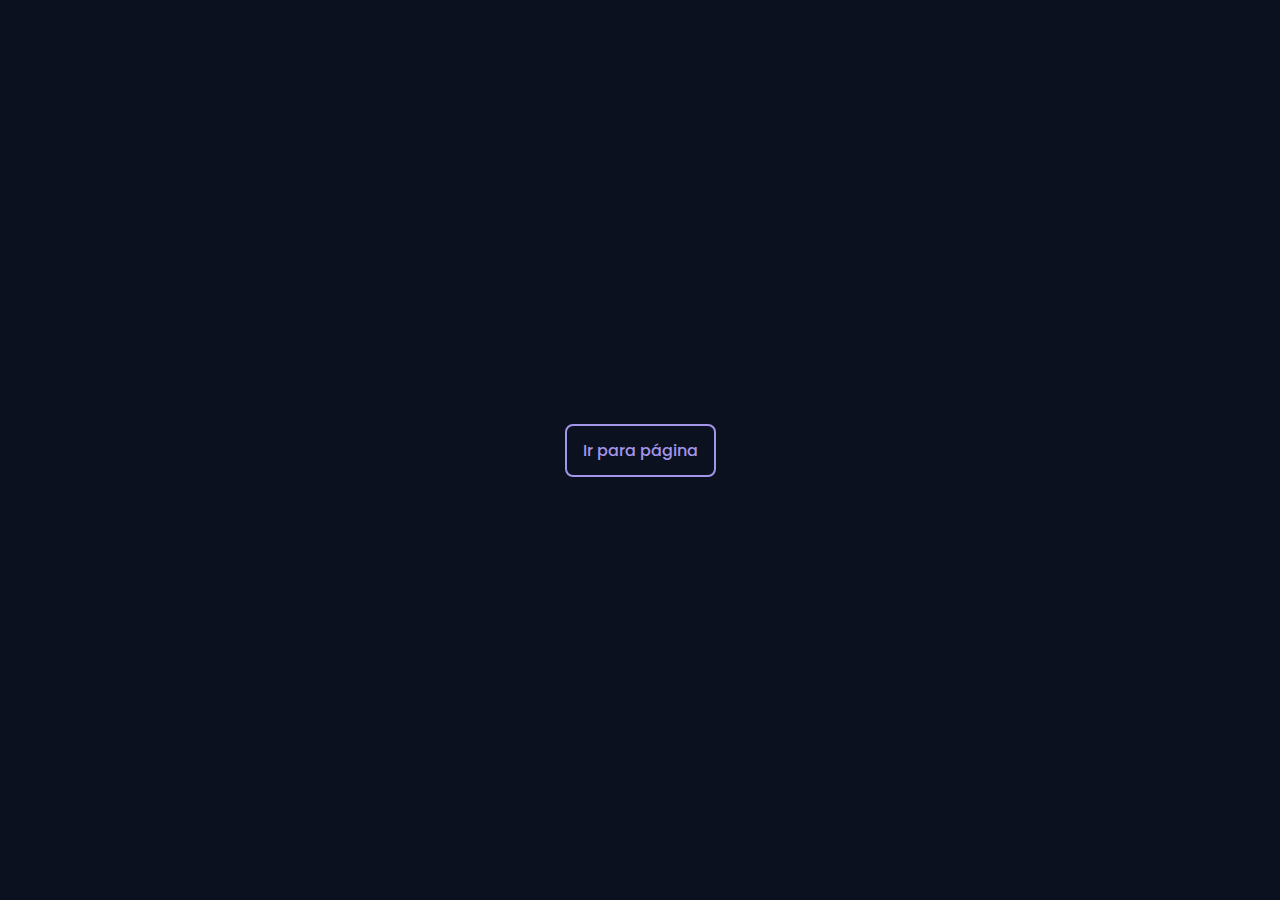
<file: index.html>
<!DOCTYPE html>
<html lang="en">

<head>
    <meta charset="UTF-8">
    <meta name="viewport" content="width=device-width, initial-scale=1.0">

    <!--=============== FAVICON ===============-->
    <link rel="shortcut icon" href="" type="image/x-icon">

    <!--=============== BOXICONS ===============-->
    <link href='https://unpkg.com/boxicons@2.1.4/css/boxicons.min.css' rel='stylesheet'>

    <!--=============== SWIPER CSS ===============-->
    <link rel="stylesheet" href="">

    <!--=============== CSS ===============-->
    <link rel="stylesheet" href="sytle.css">

    <title> Alvaro S. Salvino </title>
</head>

<body>
    <!--=============== HEADER ===============-->


    <!--=============== MAIN ===============-->
    <main class="main">
        <!--=============== HOME ===============-->

            <div class="home__buttons">
                <a href="https://perfil-alpha.vercel.app" class="button button--ghost">
                    Ir para página
                </a>
            </div>


    <!--=============== FOOTER ===============-->
    <footer class="footer">

    </footer>

    <!--=============== SCROLLREVEAL ===============-->
    <script src=""></script>

    <!--=============== SWIPER JS ===============-->
    <script src=""></script>

    <!--=============== MIXITUP FILTER ===============-->
    <script src=""></script>

    <!--=============== MAIN JS ===============-->
</body>

</html>
</file>
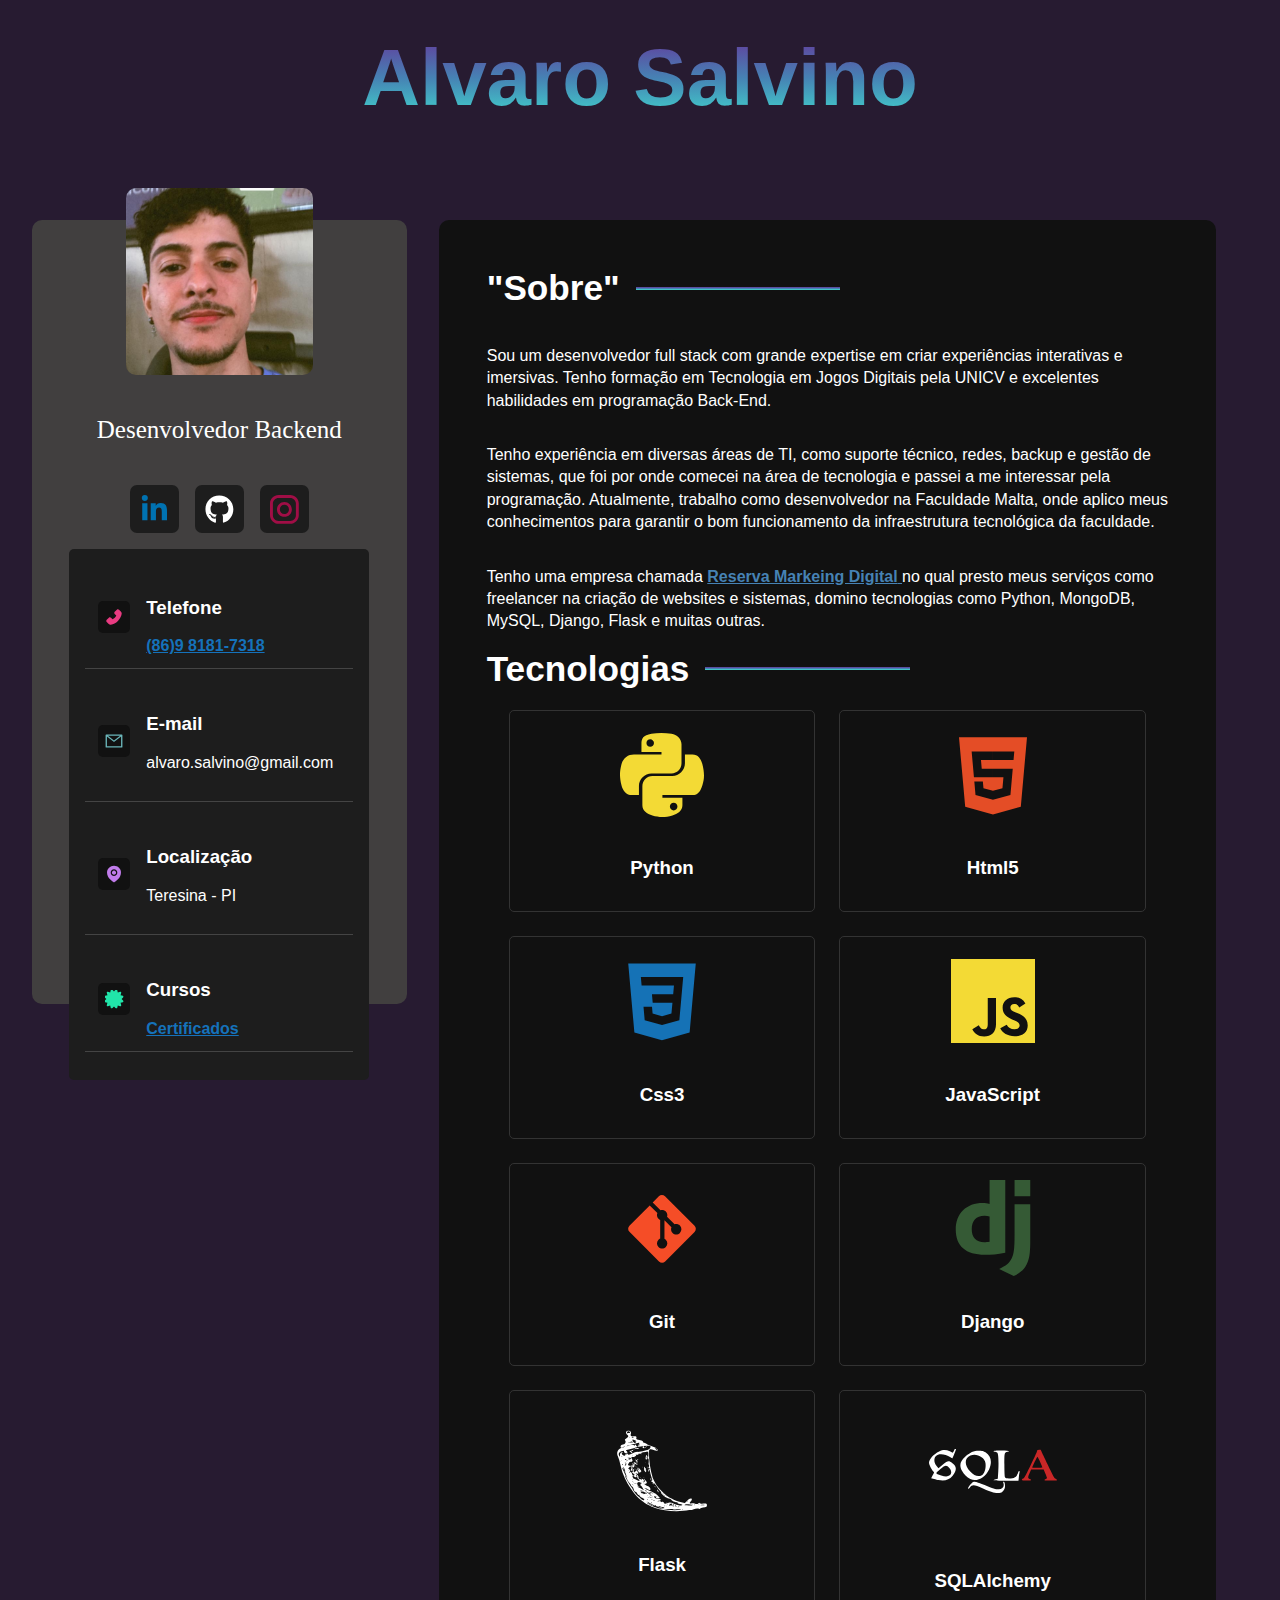
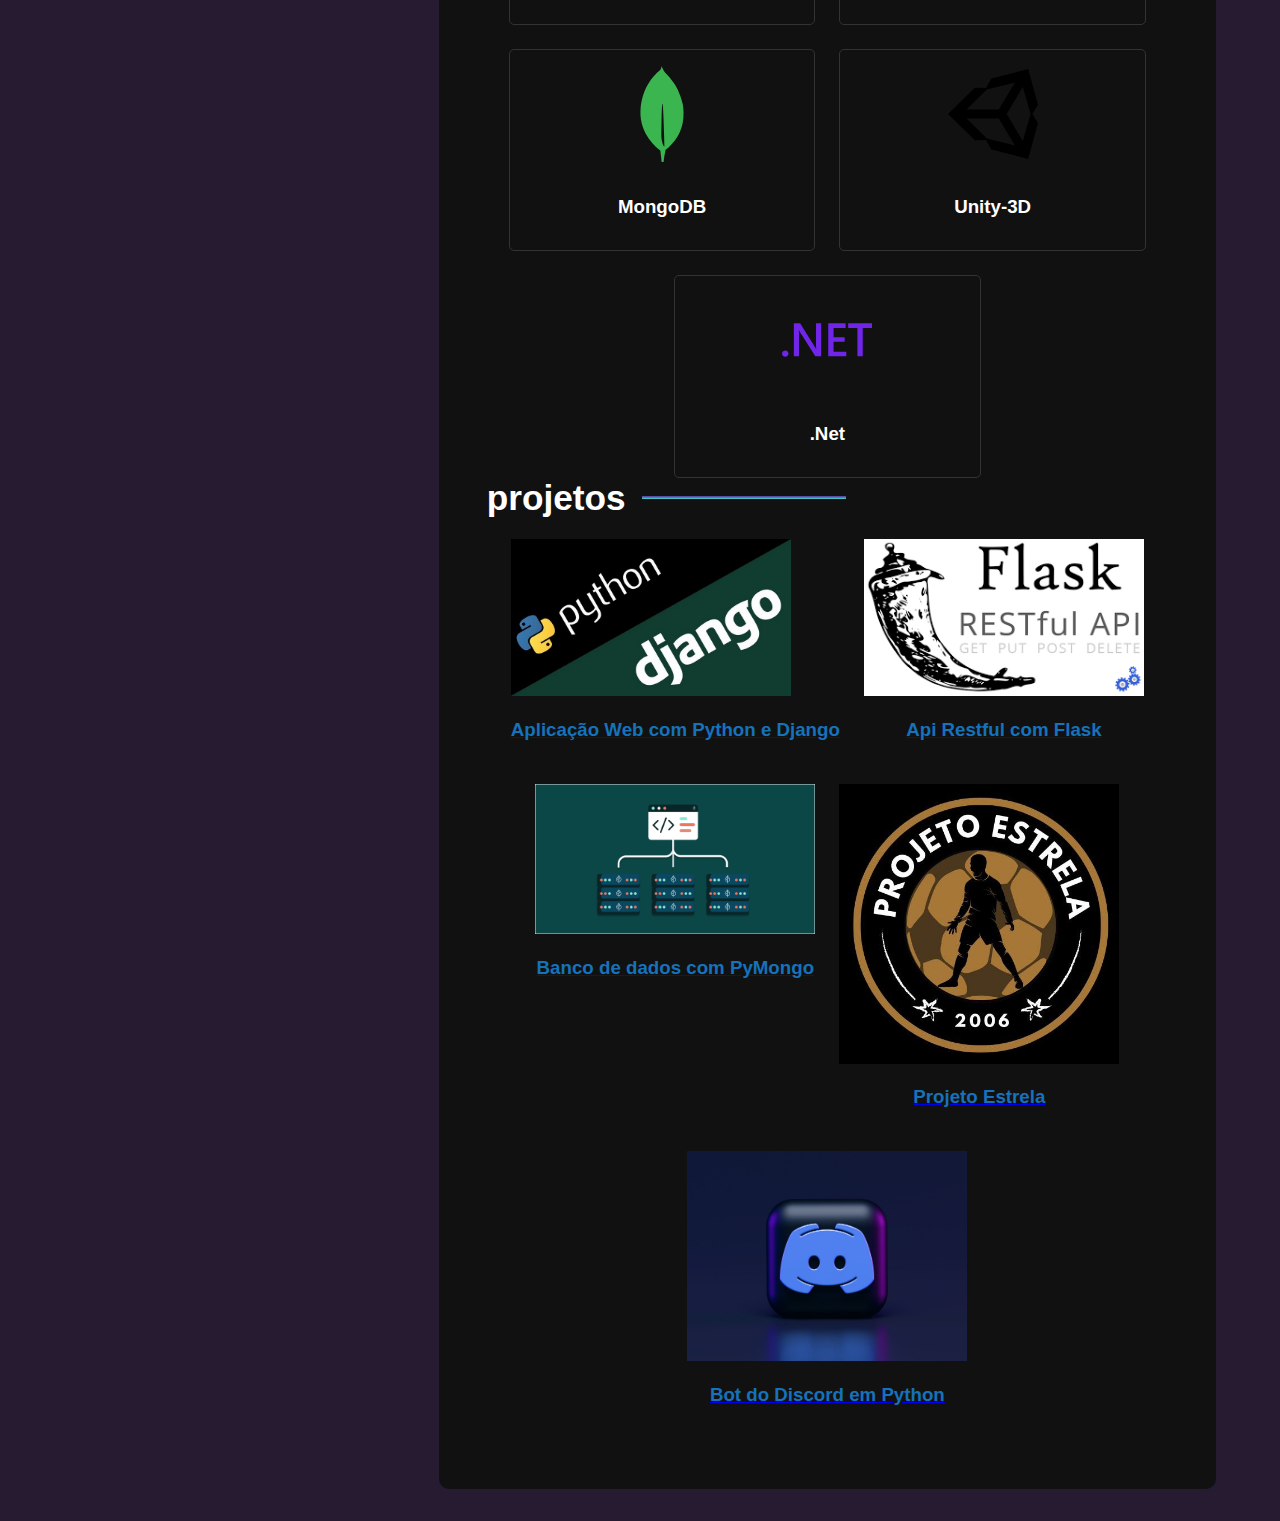
<file: indesx.html>
<!DOCTYPE html>
<html lang="pt-br">

<head>
    <meta charset="UTF-8">
    <meta name="viewport" content="width=device-width, initial-scale=1.0">
    <title>Portifólio Alvaro Salvino</title>
    <link rel="stylesheet" href="style.css">
</head>

<body>
    <div id="root">
        <div id="portifolio">
            <h1>Alvaro Salvino</h1>
            <aside id="sidebar">
                <div class="nomeCargo">
                    <img src="assets/AlvaroSalvino.png" alt="Alvaro Salvino">
                    <p>Desenvolvedor Backend</p>
                </div>
                <section id="socialNetwork">
                    <a href="https://www.linkedin.com/in/alvaro-salvino/" class="social-btn" target="_blank">
                        <svg stroke="currentColor" fill="currentColor" stroke-width="0" viewBox="0 0 448 512"
                            height="1.8em" width="1.8em" xmlns="http://www.w3.org/2000/svg">
                            <path
                                d="M100.28 448H7.4V148.9h92.88zM53.79 108.1C24.09 108.1 0 83.5 0 53.8a53.79 53.79 0 0 1 107.58 0c0 29.7-24.1 54.3-53.79 54.3zM447.9 448h-92.68V302.4c0-34.7-.7-79.2-48.29-79.2-48.29 0-55.69 37.7-55.69 76.7V448h-92.78V148.9h89.08v40.8h1.3c12.4-23.5 42.69-48.3 87.88-48.3 94 0 111.28 61.9 111.28 142.3V448z">
                            </path>
                        </svg>
                    </a>
                    <a href="https://github.com/AlvaroSalvino" class="social-btn" target="_blank">
                        <svg stroke="currentColor" fill="currentColor" stroke-width="0" viewBox="0 0 496 512"
                            style="color: #ffffff" height="1.8em" width="1.8em" xmlns="http://www.w3.org/2000/svg">
                            <path
                                d="M165.9 397.4c0 2-2.3 3.6-5.2 3.6-3.3.3-5.6-1.3-5.6-3.6 0-2 2.3-3.6 5.2-3.6 3-.3 5.6 1.3 5.6 3.6zm-31.1-4.5c-.7 2 1.3 4.3 4.3 4.9 2.6 1 5.6 0 6.2-2s-1.3-4.3-4.3-5.2c-2.6-.7-5.5.3-6.2 2.3zm44.2-1.7c-2.9.7-4.9 2.6-4.6 4.9.3 2 2.9 3.3 5.9 2.6 2.9-.7 4.9-2.6 4.6-4.6-.3-1.9-3-3.2-5.9-2.9zM244.8 8C106.1 8 0 113.3 0 252c0 110.9 69.8 205.8 169.5 239.2 12.8 2.3 17.3-5.6 17.3-12.1 0-6.2-.3-40.4-.3-61.4 0 0-70 15-84.7-29.8 0 0-11.4-29.1-27.8-36.6 0 0-22.9-15.7 1.6-15.4 0 0 24.9 2 38.6 25.8 21.9 38.6 58.6 27.5 72.9 20.9 2.3-16 8.8-27.1 16-33.7-55.9-6.2-112.3-14.3-112.3-110.5 0-27.5 7.6-41.3 23.6-58.9-2.6-6.5-11.1-33.3 2.6-67.9 20.9-6.5 69 27 69 27 20-5.6 41.5-8.5 62.8-8.5s42.8 2.9 62.8 8.5c0 0 48.1-33.6 69-27 13.7 34.7 5.2 61.4 2.6 67.9 16 17.7 25.8 31.5 25.8 58.9 0 96.5-58.9 104.2-114.8 110.5 9.2 7.9 17 22.9 17 46.4 0 33.7-.3 75.4-.3 83.6 0 6.5 4.6 14.4 17.3 12.1C428.2 457.8 496 362.9 496 252 496 113.3 383.5 8 244.8 8zM97.2 352.9c-1.3 1-1 3.3.7 5.2 1.6 1.6 3.9 2.3 5.2 1 1.3-1 1-3.3-.7-5.2-1.6-1.6-3.9-2.3-5.2-1zm-10.8-8.1c-.7 1.3.3 2.9 2.3 3.9 1.6 1 3.6.7 4.3-.7.7-1.3-.3-2.9-2.3-3.9-2-.6-3.6-.3-4.3.7zm32.4 35.6c-1.6 1.3-1 4.3 1.3 6.2 2.3 2.3 5.2 2.6 6.5 1 1.3-1.3.7-4.3-1.3-6.2-2.2-2.3-5.2-2.6-6.5-1zm-11.4-14.7c-1.6 1-1.6 3.6 0 5.9 1.6 2.3 4.3 3.3 5.6 2.3 1.6-1.3 1.6-3.9 0-6.2-1.4-2.3-4-3.3-5.6-2z">
                            </path>
                        </svg>
                    </a>
                    <a href="https://www.instagram.com/impensad.o" class="social-btn" target="_blank">
                        <svg xmlns="http://www.w3.org/2000/svg" height="1.8em" width="1.8em" viewBox="0 0 551.034 551.034" style="enable-background:new 0 0 000.000 000.000; fill: currentColor; color: #a00e46" xml:space="preserve">
                            <path
                                d="M386.878,0H164.156C73.64,0,0,73.64,0,164.156v222.722 c0,90.516,73.64,164.156,164.156,164.156h222.722c90.516,0,164.156-73.64,164.156-164.156V164.156 C551.033,73.64,477.393,0,386.878,0z M495.6,386.878c0,60.045-48.677,108.722-108.722,108.722H164.156 c-60.045,0-108.722-48.677-108.722-108.722V164.156c0-60.046,48.677-108.722,108.722-108.722h222.722 c60.045,0,108.722,48.676,108.722,108.722L495.6,386.878L495.6,386.878z" />
                            <path
                                d="M275.517,133C196.933,133,133,196.933,133,275.516 s63.933,142.517,142.517,142.517S418.034,354.1,418.034,275.516S354.101,133,275.517,133z M275.517,362.6 c-48.095,0-87.083-38.988-87.083-87.083s38.989-87.083,87.083-87.083c48.095,0,87.083,38.988,87.083,87.083 C362.6,323.611,323.611,362.6,275.517,362.6z" />
                        </svg>
                    </a>
                </section>
                <section id="infoContainer">
                    <div class="infoCard">
                        <svg stroke="currentColor" fill="currentColor" stroke-width="0" viewBox="0 0 1024 1024"
                            id="phoneIcon" height="1em" width="1em" xmlns="http://www.w3.org/2000/svg">
                            <path
                                d="M885.6 230.2L779.1 123.8a80.83 80.83 0 0 0-57.3-23.8c-21.7 0-42.1 8.5-57.4 23.8L549.8 238.4a80.83 80.83 0 0 0-23.8 57.3c0 21.7 8.5 42.1 23.8 57.4l83.8 83.8A393.82 393.82 0 0 1 553.1 553 395.34 395.34 0 0 1 437 633.8L353.2 550a80.83 80.83 0 0 0-57.3-23.8c-21.7 0-42.1 8.5-57.4 23.8L123.8 664.5a80.89 80.89 0 0 0-23.8 57.4c0 21.7 8.5 42.1 23.8 57.4l106.3 106.3c24.4 24.5 58.1 38.4 92.7 38.4 7.3 0 14.3-.6 21.2-1.8 134.8-22.2 268.5-93.9 376.4-201.7C828.2 612.8 899.8 479.2 922.3 344c6.8-41.3-6.9-83.8-36.7-113.8z">
                            </path>
                        </svg>
                        <div>
                            <h3>Telefone</h3>
                            <a href="https://wa.me/55981817318" target="_blank">(86)9 8181-7318</a>
                        </div>
                    </div>
                    <div class="infoCard">
                        <svg stroke="currentColor" fill="currentColor" stroke-width="0" viewBox="0 0 1024 1024"
                            id="emailIcon" height="1em" width="1em" xmlns="http://www.w3.org/2000/svg">
                            <path
                                d="M928 160H96c-17.7 0-32 14.3-32 32v640c0 17.7 14.3 32 32 32h832c17.7 0 32-14.3 32-32V192c0-17.7-14.3-32-32-32zm-40 110.8V792H136V270.8l-27.6-21.5 39.3-50.5 42.8 33.3h643.1l42.8-33.3 39.3 50.5-27.7 21.5zM833.6 232L512 482 190.4 232l-42.8-33.3-39.3 50.5 27.6 21.5 341.6 265.6a55.99 55.99 0 0 0 68.7 0L888 270.8l27.6-21.5-39.3-50.5-42.7 33.2z">
                            </path>
                        </svg>
                        <div>
                            <h3>E-mail</h3>
                            <p>alvaro.salvino@gmail.com</p>
                        </div>
                    </div>
                    <div class="infoCard">
                        <svg stroke="currentColor" fill="currentColor" stroke-width="0" viewBox="0 0 1024 1024"
                            id="pinIcon" height="1em" width="1em" xmlns="http://www.w3.org/2000/svg">
                            <path
                                d="M512 327c-29.9 0-58 11.6-79.2 32.8A111.6 111.6 0 0 0 400 439c0 29.9 11.7 58 32.8 79.2A111.6 111.6 0 0 0 512 551c29.9 0 58-11.7 79.2-32.8C612.4 497 624 468.9 624 439c0-29.9-11.6-58-32.8-79.2S541.9 327 512 327zm342.6-37.9a362.49 362.49 0 0 0-79.9-115.7 370.83 370.83 0 0 0-118.2-77.8C610.7 76.6 562.1 67 512 67c-50.1 0-98.7 9.6-144.5 28.5-44.3 18.3-84 44.5-118.2 77.8A363.6 363.6 0 0 0 169.4 289c-19.5 45-29.4 92.8-29.4 142 0 70.6 16.9 140.9 50.1 208.7 26.7 54.5 64 107.6 111 158.1 80.3 86.2 164.5 138.9 188.4 153a43.9 43.9 0 0 0 22.4 6.1c7.8 0 15.5-2 22.4-6.1 23.9-14.1 108.1-66.8 188.4-153 47-50.4 84.3-103.6 111-158.1C867.1 572 884 501.8 884 431.1c0-49.2-9.9-97-29.4-142zM512 615c-97.2 0-176-78.8-176-176s78.8-176 176-176 176 78.8 176 176-78.8 176-176 176z">
                            </path>
                        </svg>
                        <div>
                            <h3>Localização</h3>
                            <p>Teresina - PI</p>
                        </div>
                    </div>
                    <div class="infoCard">
                        <svg style="color: rgb(33, 228, 169);" xmlns="http://www.w3.org/2000/svg" viewBox="0 0 512 512">
                            <path
                                d="M256 53.46L300.1 7.261C307 1.034 315.1-1.431 324.4 .8185C332.8 3.068 339.3 9.679 341.4 18.1L357.3 80.6L419.3 63.07C427.7 60.71 436.7 63.05 442.8 69.19C448.1 75.34 451.3 84.33 448.9 92.69L431.4 154.7L493.9 170.6C502.3 172.7 508.9 179.2 511.2 187.6C513.4 196 510.1 204.1 504.7 211L458.5 256L504.7 300.1C510.1 307 513.4 315.1 511.2 324.4C508.9 332.8 502.3 339.3 493.9 341.4L431.4 357.3L448.9 419.3C451.3 427.7 448.1 436.7 442.8 442.8C436.7 448.1 427.7 451.3 419.3 448.9L357.3 431.4L341.4 493.9C339.3 502.3 332.8 508.9 324.4 511.2C315.1 513.4 307 510.1 300.1 504.7L256 458.5L211 504.7C204.1 510.1 196 513.4 187.6 511.2C179.2 508.9 172.7 502.3 170.6 493.9L154.7 431.4L92.69 448.9C84.33 451.3 75.34 448.1 69.19 442.8C63.05 436.7 60.71 427.7 63.07 419.3L80.6 357.3L18.1 341.4C9.679 339.3 3.068 332.8 .8186 324.4C-1.431 315.1 1.034 307 7.261 300.1L53.46 256L7.261 211C1.034 204.1-1.431 196 .8186 187.6C3.068 179.2 9.679 172.7 18.1 170.6L80.6 154.7L63.07 92.69C60.71 84.33 63.05 75.34 69.19 69.19C75.34 63.05 84.33 60.71 92.69 63.07L154.7 80.6L170.6 18.1C172.7 9.679 179.2 3.068 187.6 .8185C196-1.431 204.1 1.034 211 7.261L256 53.46z"
                                fill="#21e4a9"></path>
                        </svg>
                        <div>
                            <h3>Cursos</h3>
                            <a href="https://drive.google.com/drive/folders/1jpngUvEcNhfhvN8oDK88oVWM9dG2x6oB?usp=drive_link"
                                target="_blank">Certificados</a>
                        </div>
                    </div>
                </section>
                <!-- <div class="BtDownload">
                    <a href="assets/AlvaroSalvino_C.V.pdf" target="_blank" title="Download pdf"
                        class="btn-curriculo">Download Currículo</a>
                </div> -->
            </aside>
            <main id="mainContent">
                <section id="sobreContent">
                    <h2>
                        "Sobre"
                    </h2>
                    <p>Sou um desenvolvedor full stack com grande expertise em criar
                        experiências interativas e imersivas. Tenho formação em Tecnologia em Jogos Digitais pela UNICV
                        e excelentes habilidades em programação Back-End.
                    </p>
                    <p>Tenho experiência em diversas áreas de TI, como suporte técnico, redes, backup e gestão de
                        sistemas, que foi por onde comecei na área de tecnologia e passei a me interessar pela programação.
                        Atualmente, trabalho como desenvolvedor na Faculdade Malta, onde aplico meus
                        conhecimentos para garantir o bom funcionamento da infraestrutura tecnológica da faculdade.</p>
                    <p>Tenho uma empresa chamada <a href="https://www.instagram.com/reservamarketingdigital" target="_blank" style="color: steelblue;"><b>Reserva Markeing Digital</b>
                    </a> no qual presto meus serviços como freelancer na criação de websites e sistemas, domino tecnologias como Python, MongoDB,
                        MySQL, Django, Flask e muitas outras.</p>
                </section>
                <section id="tecnologiasContainer">
                    <h2>Tecnologias</h2>
                    <div class="tecnologias-grid">
                        <div class="tec-card" id="python">
                            <svg stroke="currentColor" fill="currentColor" stroke-width="0" height="1em" width="1em"
                                xmlns="http://www.w3.org/2000/svg" viewBox="0 0 448 512">
                                <path
                                    d="M439.8 200.5c-7.7-30.9-22.3-54.2-53.4-54.2h-40.1v47.4c0 36.8-31.2 67.8-66.8 67.8H172.7c-29.2 0-53.4 25-53.4 54.3v101.8c0 29 25.2 46 53.4 54.3 33.8 9.9 66.3 11.7 106.8 0 26.9-7.8 53.4-23.5 53.4-54.3v-40.7H226.2v-13.6h160.2c31.1 0 42.6-21.7 53.4-54.2 11.2-33.5 10.7-65.7 0-108.6zM286.2 404c11.1 0 20.1 9.1 20.1 20.3 0 11.3-9 20.4-20.1 20.4-11 0-20.1-9.2-20.1-20.4.1-11.3 9.1-20.3 20.1-20.3zM167.8 248.1h106.8c29.7 0 53.4-24.5 53.4-54.3V91.9c0-29-24.4-50.7-53.4-55.6-35.8-5.9-74.7-5.6-106.8.1-45.2 8-53.4 24.7-53.4 55.6v40.7h106.9v13.6h-147c-31.1 0-58.3 18.7-66.8 54.2-9.8 40.7-10.2 66.1 0 108.6 7.6 31.6 25.7 54.2 56.8 54.2H101v-48.8c0-35.3 30.5-66.4 66.8-66.4zm-6.7-142.6c-11.1 0-20.1-9.1-20.1-20.3.1-11.3 9-20.4 20.1-20.4 11 0 20.1 9.2 20.1 20.4s-9 20.3-20.1 20.3z" />
                            </svg>
                            <h3>Python</h3>
                        </div>
                        <div class="tec-card" id="html5">
                            <svg stroke="currentColor" fill="currentColor" stroke-width="0" viewBox="0 0 32 32"
                                height="1em" width="1em" xmlns="http://www.w3.org/2000/svg">
                                <path
                                    d="M4.665 3.411l2.063 23.176 9.258 2.574 9.284-2.578 2.065-23.172h-22.671zM8.951 8.911l-0.068-0.763h7.107v2.842h-4.005l0.259 2.911h3.746v2.842h-6.341l-0.698-7.833zM22.518 14.665l-0.667 7.483-0.043 0.48-5.822 1.616-5.814-1.616-0.398-4.463h2.849l0.202 2.267 3.163 0.854 3.165-0.856 0.329-3.686h-3.485v-2.842h6.587l-0.069 0.763zM23.032 8.911l-0.129 1.441-0.057 0.639h-6.846v-2.842h7.1l-0.068 0.762z">
                                </path>
                            </svg>
                            <h3>Html5</h3>
                        </div>
                        <div class="tec-card" id="css3">
                            <svg stroke="currentColor" fill="currentColor" stroke-width="0" viewBox="0 0 32 32"
                                height="1em" width="1em" xmlns="http://www.w3.org/2000/svg">
                                <path
                                    d="M16.017 21.044v0zM4.743 3.519l2.049 22.981 9.194 2.552 9.22-2.556 2.051-22.977h-22.514zM23 8.775l-0.693 7.767h-0l-0.48 5.359-0.042 0.476-5.781 1.603-5.773-1.603-0.395-4.426h2.829l0.201 2.248 3.142 0.847 0.008-0.002 0.002-0 3.134-0.846 0.329-3.655-6.579 0-0.056-0.633-0.129-1.429-0.067-0.756 7.081-0 0.258-2.886h-10.786l-0.056-0.634-0.129-1.429-0.067-0.756h14.118l-0.068 0.756z">
                                </path>
                            </svg>
                            <h3>Css3</h3>
                        </div>
                        <div class="tec-card" id="javascript">
                            <svg xmlns="http://www.w3.org/2000/svg" width="1em" height="1em" viewBox="0 0 512 512">
                                <path
                                    d="M32,32V480H480V32ZM272,380c0,43.61-25.76,64.87-63.05,64.87-33.68,0-53.23-17.44-63.15-38.49h0l34.28-20.75c6.61,11.73,11.63,21.65,26.06,21.65,12,0,21.86-5.41,21.86-26.46V240h44Zm99.35,63.87c-39.09,0-64.35-17.64-76.68-42h0L329,382c9,14.74,20.75,24.56,41.5,24.56,17.44,0,27.57-7.72,27.57-19.75,0-14.43-10.43-19.54-29.68-28l-10.52-4.52c-30.38-12.92-50.52-29.16-50.52-63.45,0-31.57,24.05-54.63,61.64-54.63,26.77,0,46,8.32,59.85,32.68L396,290c-7.22-12.93-15-18-27.06-18-12.33,0-20.15,7.82-20.15,18,0,12.63,7.82,17.74,25.86,25.56l10.52,4.51c35.79,15.34,55.94,31,55.94,66.16C441.12,424.13,411.35,443.87,371.35,443.87Z"
                                    fill="#f3da35"></path>
                            </svg>
                            <h3>JavaScript</h3>
                        </div>
                        <div class="tec-card" id="git">
                            <svg stroke="currentColor" fill="currentColor" stroke-width="0" viewBox="0 0 32 32"
                                height="1em" width="1em" xmlns="http://www.w3.org/2000/svg">
                                <path
                                    d="M26.852 15.281l-9.848-9.848c-0.567-0.567-1.487-0.567-2.054 0l-2.045 2.045 2.594 2.594c0.603-0.204 1.294-0.067 1.775 0.413 0.483 0.483 0.619 1.181 0.41 1.786l2.5 2.5c0.605-0.209 1.303-0.074 1.786 0.41 0.675 0.675 0.675 1.769 0 2.444s-1.769 0.675-2.445 0c-0.508-0.508-0.633-1.254-0.376-1.88l-2.332-2.332v6.136c0.164 0.082 0.32 0.19 0.457 0.327 0.675 0.675 0.675 1.769 0 2.445-0.675 0.675-1.77 0.675-2.444 0-0.675-0.676-0.675-1.77 0-2.445 0.167-0.167 0.36-0.293 0.566-0.377v-6.193c-0.206-0.084-0.399-0.209-0.566-0.377-0.511-0.511-0.634-1.262-0.372-1.889l-2.557-2.558-6.753 6.752c-0.567 0.568-0.567 1.488 0 2.055l9.849 9.848c0.567 0.567 1.486 0.567 2.054 0l9.802-9.802c0.567-0.567 0.567-1.488 0-2.055z">
                                </path>
                            </svg>
                            <h3>Git</h3>
                        </div>
                        <div class="tec-card" id="django">
                            <svg stroke="currentColor" fill="currentColor" stroke-width="0" height="1em" width="1em"
                                role="img" viewBox="0 0 24 24" xmlns="http://www.w3.org/2000/svg">
                                <title>Django</title>
                                <path
                                    d="M11.146 0h3.924v18.166c-2.013.382-3.491.535-5.096.535-4.791 0-7.288-2.166-7.288-6.32 0-4.002 2.65-6.6 6.753-6.6.637 0 1.121.05 1.707.203zm0 9.143a3.894 3.894 0 00-1.325-.204c-1.988 0-3.134 1.223-3.134 3.365 0 2.09 1.096 3.236 3.109 3.236.433 0 .79-.025 1.35-.102V9.142zM21.314 6.06v9.098c0 3.134-.229 4.638-.917 5.937-.637 1.249-1.478 2.039-3.211 2.905l-3.644-1.733c1.733-.815 2.574-1.53 3.109-2.625.561-1.121.739-2.421.739-5.835V6.059h3.924zM17.39.021h3.924v4.026H17.39z"
                                    fill="#355a35"></path>
                            </svg>
                            <h3>Django</h3>
                        </div>
                        <div class="tec-card" id="flask">
                            <svg stroke="currentColor" fill="currentColor" stroke-width="0" height="1em" width="1em"
                                viewBox="0 0 32 32" version="1.1" xmlns="http://www.w3.org/2000/svg">
                                <path
                                    d="M14.319 9.028c0.35-0.62-1.443-0.835-0.235-0.219 0.112 0.037 0.087 0.262 0.235 0.219zM4.542 3.761c-0.762-0.995 1.432 0.167 0.659-0.875-0.652-0.519-1.278 0.585-0.659 0.875zM6.138 5.011c1.082-0.144-0.275-0.466-0.217-0.013zM5.283 4.806c0.232-0.315-0.407 0.16 0 0zM7.008 6.705c0.672 0.016-0.289-0.902 0.511-0.487-0.131-0.429-0.932-0.509-1.325-0.68-0.22 0.392 0.45 1.172 0.812 1.167zM4.916 6.619c0.575-0.434 1.984 0.257 1.080-0.431-0.087-0.077-1.982 0.522-1.080 0.431zM4.326 7.747c1.007-0.342 2.383-0.726 2.858 0.169-0.484-0.582-0.195-1.155 0.262-0.304 0.645 0.861 0.968-0.391 0.547-0.681 0.479 0.595 1.023 0.875 0.321 0.037 0.762-0.917-1.528 0.121-2.049 0.11-0.25 0.112-2.588 0.596-1.938 0.669zM6.2 10.881c0.246-0.304-0.337-0.081 0 0zM5.613 12.452c-0.060-0.362-0.175 0.192 0 0zM5.116 12.2c0.562-0.037 0.882-0.621-0.109-0.587-1.537-0.159 1.355 0.525-0.197 0.33-0.209 0.137 0.295 0.296 0.306 0.259zM29.116 27.445c0.696 0 2.109-0.216 0.594-0.216-0.237 0.038-1.386 0.030-0.595 0.216zM25.78 25.486c0.075-0.51-0.337 0.046 0 0zM28.395 27.273c0.015-0.444-0.38 0.2 0 0zM2.65 11.165c0.499-0.381-0.589-0.145 0 0zM4.549 12.515c0.306-0.325-0.663-0.132 0 0zM3.906 12.335c0.871-0.534-0.926-0.462 0 0zM10.348 8.28c0.291-0.765 1.132-0.306 0.135-0.154 0.021 0.081-0.030 0.395-0.135 0.154zM9.548 8.285c-0.069-1.517 1.398 0.54-0 0zM6.736 8.718c0.462-0.555 2.618-0.354 1.040-0.054-0.422-0.319-0.747 0.187-1.040 0.054zM6.541 8.848c0.277-0.325 0.080 0.287-0 0zM5.782 9.154c0.040-0.514 1.272 0.272 0.204 0.185zM5.226 9.144c0.437-0.325 0.232 0.182-0 0zM5.167 9.687c0.304-1.117 1.625 0.918 0.497 0.147-0.121-0.095-0.275-0.152-0.443-0.152-0.019 0-0.038 0.001-0.057 0.002l0.002-0zM2.050 11.274c-0.116-0.669-0.1-1.842 1.015-1.445-1.488 0.295 1.030 1.849 0.712 0.622 0.625 0.030 1.225-0.37 0.895 0.237 1.233-0.137 2.087-1.205 3.279-1.056 1.082-0.090 2.082-0.299 3.033-0.615l-0.091 0.026c0.822-0.060 1.612-0.945 1.162-1.468-0.218-0.013-0.473-0.021-0.73-0.021-0.993 0-1.96 0.114-2.888 0.329l0.086-0.017c-1.372 0.285-2.619 0.827-4.005 1.061-1.35 0.181 0.271 0.5-0.115 0.57-0.705 0.245 0.84 0.41-0.091 0.667-0.575-0.11-1.175-0.307-0.928-0.912-1.293 0.166-2.431 0.704-1.408 2.019h0.075zM4.22 12.726c0.069-0.475-0.512 0.094-0 0zM26.941 27.412c0.165-0.49-0.417 0.062 0 0zM24.474 26.133c0.412-0.379-0.525-0.117 0 0zM4.062 13.526c0.647-0.254-1.175-0.525-0.13-0.050zM2.538 12.615c-0.044-0.4-0.237 0.050 0 0zM2.263 12.823c-0.025-0.337-0.18 0.127 0 0zM4.12 14.028c-0.087-0.731-1.050-0.11 0-0zM7.719 16.687c0.152-0.14-0.362-0.104 0 0zM4.463 14.6c-0.15-0.121-0.117 0.152 0 0zM3.946 14.347c0.011-0.312-0.829-0.28 0 0zM3.041 14.119c-0.172-0.968-0.656-0.147-0 0zM6.836 16.754c0.011-0.509-0.396-0.019 0 0zM23.985 27.436c0.64-0.13 2.097 0.325 2.332-0.17-0.775-0.019-2.687-0.547-2.777 0.125l0.17 0.029zM6.378 16.639c-0.009-0.166-0.152 0.062 0 0zM4.933 15.939c0.499-0.169-0.459-0.112 0 0zM16.467 23.725c-0.009-0.501-0.494 0.125 0 0zM5.241 16.65c0.775-0.3-0.83-0.212 0 0zM20.249 26.297c0.27-0.2-0.337-0.025 0 0zM17.435 24.523c-0.050-0.194-0.196 0.037 0 0zM17.093 24.274c-0.135-0.347-0.535-0.008 0 0zM9.994 19.796c0-0.506-0.906-0.205 0 0zM9.174 19.606c-0.332-0.279-0.016-0.040 0 0zM3.771 16.275c0.115-0.479-1.066-2.633-0.557-1.080 0.182 0.325 0.162 0.942 0.557 1.080zM6.715 18.599c0.646 0.145 2.582 1.592 1.44 0.1-0.585-0.172-0.234-1.603-0.831-1.35 0.4 0.669 0.33 0.953-0.512 0.532-1.056-0.516-0.592 0.255-0.387 0.467-0.28 0.065 0.374 0.245 0.291 0.25zM22.891 29.012c0.482-0.322-0.586-0.104 0 0zM21.166 27.865c0.717-0.602-0.759 0.266-0 0zM21.503 28.028c0.881-0.637-0.535-0.122-0.185 0.12zM11.639 22.174c-0.181-0.371-0.28 0.059 0 0zM11.064 21.841c-0.025-0.3-0.364 0.025 0 0zM20.399 27.727c0.689-0.444-0.157-0.375-0.125 0.040zM6.272 18.818c0.204-0.302-0.525-0.039 0 0zM20.625 28.018c0.712-0.61-0.45-0.128 0-0zM19.543 27.593c1.418-0.917-0.582-0.4 0-0zM4.51 18.178c-0.657-0.937-0.409-1.36-1.043-2.124-0.12-0.587-1.087-1.916-0.5-0.507 0.537 0.823 0.697 2.098 1.543 2.632zM19.784 27.853c0.771-0.817-0.747 0.049 0 0zM19.783 28.115c0.004-0.187-0.3 0.082-0 0zM18.333 27.121c0.697-0.585-0.675 0.26-0 0zM11.964 23.185c0.452 0.4 2.077 0.295 0.55 0.050-0.227-0.337-1.438-0.255-0.55-0.050zM7.327 20.39c-0.302-0.502-1.080-0.455 0 0zM6.513 19.855c-0.125-0.491-0.875-0.487 0-0zM18.624 27.462c0.406-0.394 0.016 0.629 0.675-0.096 0.006-0.519-0.021-0.825-0.757-0.195-0.202 0.112-0.292 0.591 0.082 0.291zM17.861 27.141c0.025-0.35-0.241 0.3 0-0zM10.438 22.644c1.762 0.567-0.864-0.695 0-0zM8.988 21.811c0.425 0.316 1.6 0.898 0.605 0.12 0.336-0.39-0.642-0.597-0.317-0.857-0.825-0.505-0.65-0.46-0.072-0.445-0.992-0.442 0.142-0.41 0.087-0.637-0.381-0.075-1.899-0.675-1.005 0.050-0.907-0.462-0.216 0.172-0.49 0.105-0.928-0.252 0.825 0.706-0.147 0.469 0.531 0.421 1.432 1.080 0.225 0.446-0.16 0.229 0.862 0.575 1.115 0.75zM11.726 23.628c0.769 0.2 0.765-0.119 0.069-0.212-0.375-0.35-1.557-0.719-0.5-0.044 0.071 0.177 0.294 0.174 0.43 0.257zM10.339 22.928c-0.16-0.139 0.020 0.087-0-0zM11.013 9.666c0.117-0.144 0.025 0.174-0-0zM10.61 12.069c-0.27-0.475 0.34-2.091 0.407-1.087-0.284 0.781-0.081 1.218 0.116 0.17 0.366-0.825-0.079 1.628-0.525 0.918zM10.218 12.706c-0.066-0.4 0.225 0.505 0 0zM10.459 13.343c-0.393-0.97 0.365 0.512-0-0zM10.623 13.706c-0.003-0.209 0.054 0.302-0-0zM7.795 12.132c0.257-0.542 0.475 0.604-0-0zM6.793 11.535c0.161-0.069 0.085 0.215-0-0zM11.076 14.879c0.146-1.18 0.129 0.691-0-0zM7.234 12.625c0.211-0.31-0.562-1.4 0.111-0.391 0.29 0.231 0.84 0.387 0.354 0.484 0.762 0.674-0.187 0.182-0.465-0.092zM11.296 15.203c0.055-1.037 0.31-0.619 0.002 0.147zM6.848 12.985c0.519-0.11 2.147 0.911 0.65 0.292-0.165-0.185-0.52-0.1-0.65-0.293zM11.586 16.261c0.162-0.577 0.012 0.381 0 0zM9.484 14.913c-0.082-1.012 0.184 0.167 0 0zM6.715 13.444c-0.871-1.203 2.533 1.216 0.559 0.305-0.206-0.054-0.455-0.075-0.559-0.305zM11.521 16.702c0.067-0.275 0.009 0.322 0 0zM11.771 16.95c0.060-0.641 0.124 0.437-0 0zM10.334 16.1c-0.587-0.352-0.154-2.479 0.046-1.025 0.571-0.185-0.031 0.75 0.394 0.742-0.066 0.591-0.257 0.804-0.437 0.282zM6.448 13.841c-1.357-1.207 1.706 0.632 0.221 0.225zM7.319 14.674c-0.41-0.771 0.5 0.322 0 0zM6.881 14.533c0.271-0.269 0.144 0.265 0 0zM6.169 14.552c-0.467-0.462-0.805-0.891 0.021-0.287 0.319 0.012-0.707-0.972 0.075-0.312 0.825 0.15 0.409 1.352-0.096 0.6zM7.524 15.601c0.27-0.569 0.457 0.792 0 0zM6.961 15.408c0.050-0.754 0.287 0.516 0 0zM8.215 16.271c-0.262-0.448-0.417-0.987-0.417-1.562 0-0.001 0-0.002 0-0.003v0c0.095 0.472 1.005 2.033 0.446 0.647-0.617-1.162 0.737 0.377 0.877 0.667 0.062 0.287-0.381-0.079-0.080 0.597-0.55-0.771-0.325 0.425-0.826-0.347zM12.271 18.977c-0.44-0.987 0.312-0.54 0.097 0.162zM9.919 18.222c-0.194-0.347 0.404 0.325 0 0zM12.658 20.128c0.168-0.63 0.198 0.53 0 0zM8.78 18.026c0.274-0.075 0.135 0.467 0 0zM13.653 21.39c-0.465-0.9 0.587 0.255 0 0zM14.056 21.931c-0.012-0.585 0.134 0.45 0 0zM18.687 25.45c0.231-0.014 0.008 0.175 0 0zM14.64 22.879c-0.37-0.387-0.466-1.112-0.066-0.481 0.205 0.082 0.656 1.183 0.066 0.481zM15.883 26.388c0.966-0.577 0.647 1.352 1.638 0.162 0.977-0.712-0.843 0.883 0.362 0.129 0.87-0.584 2.157 0.275 2.969 0.556 0.585-0.029 1.153 0.506 1.753 0.181 1.153-0.312-2.257-0.462-1.362-1.012-0.138 0.031-0.297 0.049-0.46 0.049-0.805 0-1.509-0.435-1.89-1.082l-0.006-0.010c-1.299-0.215-2.402-0.92-3.136-1.914l-0.009-0.013c-0.24-0.394 0.35 0.055-0.207-0.587-0.606-0.61-1.123-1.311-1.527-2.079l-0.023-0.047c-0.571-0.305-0.637-1.203-0.696-0.030 0.005-0.741-0.691-1.24-0.86-1.032-0.002-0.714 0.744-0.356 0.22-0.884-0.112-0.74-0.482-1.512-0.594-2.346-0.172-0.402-0.025-1.263-0.591-0.352-0.206 0.962-0.069-1.183 0.252-0.475 0.421-0.725-0.15-0.637-0.175-0.537 0.275-0.61 0.175-1.475-0.071-1.145 0.146-0.646 0.231-2.377-0.219-2.069 0.272-0.675 0.517-3.090-0.667-2.169-0.62 0.025-1.202 0.159-1.736 0.382l0.033-0.012c1.232 0.679-0.125 0.245-0.625 0.137-0.065 0.627-0.562 0.356-1.182 0.362 0.991 0.122-0.482 1.012-1.051 0.667-0.737 0.352 0.637 1.233 0.015 1.506 0.075 0.41-1.131-0.15-1.037 0.8-0.716-0.301-0.097 1.125 0.261 0.642 1.218 0.33 0.857 1.082 0.887 1.796-0.197 0.416-0.98-0.978-0.175-0.914-0.634-1.033-0.701-0.375-1.23 0.106-0.125 0.035 1.348 0.684 0.425 1.003 0.812 0.125 0.835 0.837 1 1.287 0.487 0.509 0.387-0.562 0.973 0.050-0.37-0.545-1.958-1.535-0.68-1.217-0.006-0.55-0.231-0.991 0.161-0.98 0.387-0.702-0.406 1.733 0.469 0.84 0.241-0.106 0.3-0.704 0.737 0.056 0.631 0.622 0.227 1.072-0.664 0.504 0.159 0.541 1.192 0.734 0.998 1.581 0.206 0.744 0.494 0.47 0.745 0.427 0.197 0.722 0.309 0.191 0.319-0.154 0.9 0.194 0.69 0.725 0.972 1.1 0.621 0.28-0.89-1.902 0.177-0.657 1.122 1.012 0.421 1.437-0.587 1.275 0.637-0.051 0.844 0.862 1.641 0.83 0.727 0.346 1.218 1.675-0.034 1.121-0.435-0.391-1.974-0.875-0.716-0.13 1.282 0.525 2.335 1.039 3.35 1.611l-0.15-0.077c0.8 0.572 1.147 1.227 1.45 1.357-0.672 0.321-2.028-0.257-1.021-0.435-0.629-0.114-1.335-0.431-0.734 0.35 0.512 0.429 1.812 0.382 2.046 0.431-0.199 0.435-0.537 0.47 0.008 0.504-0.607 0.325 0.195 0.375 0.251 0.56zM12.289 24.179c1.033 0.132-1.231-0.704-0.226-0.075zM15.045 26.050c0.897-0.356-0.875-0.175 0 0zM9.746 22.754c0.575-0.062-0.925-0.389 0 0zM12.877 24.744c0.075-0.319-0.66-0.096 0 0zM17.456 27.709c-0.012-0.246-0.229 0.094 0 0zM13.25 25.129c-0.142-0.162-0.068 0.035 0 0zM6.493 20.836c-0.096-0.371-0.842-0.667 0 0zM9.067 22.501c0.775-0.046-1.060-0.341 0 0zM11.239 24.068c-0.080-0.239-0.42-0.010 0 0zM17.025 27.637c0.035-0.454-0.441 0.337 0 0zM8.94 22.657c-0.052-0.25-0.332 0.023 0 0zM14.743 26.356c1.35 0.012-1.218-0.184 0 0zM12.277 24.931c1.425 0.404-1.197-0.9-0.351-0.147l0.187 0.085 0.162 0.062zM13.507 25.91c0.241-0.412-1.018-0.237 0 0zM9.458 23.438c0.582 0.447 2.349 0.057 0.892-0.266-0.662-0.354-2.158-0.595-1.14 0.212zM12.687 25.653c0.537-0.202-0.87-0.204 0 0zM11.48 24.912c0.375-0.262-0.776-0.2 0 0zM10.043 24.075c-0.050-0.209-0.77-0.231 0 0zM14.943 27.892c0.496 0.312 2.899 0.687 1.393 0.129-0.25 0.052-2.787-0.717-1.395-0.129zM11.856 25.965c-0.017-0.207-0.22 0.094 0 0zM11.239 25.657c0.609-0.394-0.787-0.005 0 0zM13.947 27.548c0.239-0.352-0.762-0.134 0 0zM12.538 26.761c0.39-0.375-0.605-0.235 0 0zM11.714 26.417c-0.067-0.331-0.3 0.185 0 0zM11.056 26.177c0.269-0.12-0.387-0.15 0 0zM6.115 21.807c0.041-0.182 0.221 0.396 0 0zM9.606 25.64c1.212 0.449-0.005-0.852-0.562-0.777-0.245-0.426-0.938-0.696-0.45-0.925-0.88 0.305-0.921-1.162-1.337-0.953-0.93-0.294-0.362-1.337-1.47-1.974-0.101-0.675-1.102-1.26-1.422-2.277-0.141-0.52-1.131-2.016-0.522-0.625 0.648 1.386 1.378 2.579 2.221 3.68l-0.034-0.047c0.545 1.179 1.346 2.158 2.336 2.898l0.020 0.014c0.362 0.348 0.71 0.879 1.221 0.987zM11.985 27.322c1.11 0.571 2.398 1.016 3.753 1.268l0.088 0.014c1.303 0.299 2.799 0.47 4.336 0.47 0.798 0 1.586-0.046 2.36-0.136l-0.094 0.009c-0.987-0.446-2.009 0.175-2.993-0.319-0.35 0.040-0.756 0.062-1.167 0.062-0.879 0-1.734-0.103-2.553-0.298l0.075 0.015c-1.631-0.594-2.987-1.206-4.292-1.902l0.179 0.087c-1.596-0.582 0.825 0.747 1.256 0.856 0.997 0.566-1.096-0.291-1.392-0.526-0.835-0.469-0.942-0.371-0.082 0.105 0.174 0.1 0.345 0.207 0.525 0.294zM9.967 26.447c-1.228-0.845-2.28-1.828-3.171-2.945l-0.023-0.029c-1.676-2.057-3.041-4.451-3.971-7.051l-0.053-0.168c-0.557-1.693-0.75-3.509-1.467-5.136-0.145-0.266-0.23-0.583-0.23-0.92 0-0.972 0.711-1.779 1.641-1.928l0.011-0.001c0.575-0.109 1.59-0.652 0.366-0.264-1.097 0.805-1.203-0.731-0.079-0.827 0.489-0.005 0.884-0.402 0.884-0.892 0-0.147-0.036-0.286-0.099-0.409l0.002 0.005c-0.825-0.537 1.999-1.128 0.579-1.929-1.478-1.598 2.071-1.904 1.196-0.092-0.209 1.393 2.479-0.256 1.856 1.353 0.634 0.774 2.374 0.175 2.331 1.261 0.925 0.062 1.241 0.84 2.108 0.9 0.9 0.406 2.527 0.725 2.832 1.737-0.891 0.707-2.954-1.456-3.053 0.497 0.023 3.075 0.48 6.034 1.312 8.832l-0.057-0.225c0.67 1.664 1.62 3.085 2.804 4.271l-0-0c1.079 1.202 2.376 2.182 3.834 2.884l0.074 0.032c1.16 0.548 2.508 0.98 3.918 1.228l0.097 0.014c0.56-0.429 1.55-2.021 2.422-1.35 0.041 0.755-1.735 1.578-0.084 1.495 0.97-0.292 1.642 0.75 2.441-0.19 0.735 0.871 3.057-0.557 2.533 1.225-0.707 0.455-1.739 0.18-2.448 0.807-1.168-0.584-2.099 0.522-3.393 0.382-1.271 0.231-2.734 0.363-4.228 0.363-0.044 0-0.089-0-0.133-0l0.007 0c-2.548-0.045-4.986-0.444-7.29-1.149l0.187 0.049c-1.394-0.471-2.603-1.091-3.7-1.86l0.046 0.031z">
                                </path>
                            </svg>
                            <h3>Flask</h3>
                        </div>
                        <div class="tec-card" id="sqlalchemy">
                            <svg xmlns="http://www.w3.org/2000/svg" width="128" height="128" viewBox="0 0 128 128">
                                <path stroke="currentColor" fill="currentColor" stroke-width="0" height="1em"
                                    width="1em"
                                    d="M9.394 72.999c-.759-.121-2.701-.607-4.31-1.047l-2.93-.82l1.503-2.762l1.502-2.762l-1.214-1.503C2.23 61.98.015 57.322 0 55.82c-.016-3.507 4.536-8.59 10.121-11.321c3.84-1.882 6.89-1.927 10.714-.136l2.883 1.35l.835-1.199c.454-.653.834-1.517.834-1.897c0-.38.38-.713.835-.713c.455 0 .834.12.834.257c0 .335-3.353 8.802-3.565 9.014c-.092.09-1.003-.333-2.035-.94c-2.913-1.716-6.57-2.854-9.408-2.93c-6.6-.167-8.893 6.284-4.233 11.928l1.638 1.989l4.477-3.628c5.023-4.051 5.6-4.143 9.515-1.44c4.4 3.034 4.476 7.647.226 12.472c-3.763 4.295-7.631 5.48-14.279 4.37zm11.26-4.628c2.184-1.714 2.033-4.887-.335-7.406c-2.974-3.156-3.898-3.02-9.134 1.35c-5.206 4.34-5.236 4.174.986 6.162c4.112 1.335 6.692 1.29 8.483-.106m42.277 16.722c-1.488-.546-5.494-2.2-8.923-3.687c-9.257-4.037-10.562-4.113-13.324-.759c-.637.774-1.335 1.26-1.532 1.063c-.593-.593 1.168-3.43 3.293-5.296c1.729-1.518 2.305-1.73 4.219-1.518c1.213.136 5.25 1.548 8.967 3.126c8.392 3.566 10.85 4.325 14.053 4.325c3.899 0 5.903-2.731 4.673-6.358c-.303-.91-.213-1.215.395-1.215c1.137 0 1.715 4.25.896 6.693c-.35 1.046-1.367 2.533-2.262 3.277c-1.336 1.123-2.185 1.366-4.69 1.35c-1.684-.014-4.278-.454-5.766-1zM41.307 72.12c-3.445-1.61-6.556-4.675-8.347-8.256c-2.867-5.736-1.988-9.408 3.445-14.37c4.567-4.174 8.301-5.798 13.325-5.798c3.625 0 4.4.198 6.75 1.639c5.57 3.445 6.951 10.016 3.598 17.177c-3.93 8.408-12.231 12.642-18.771 9.606zm11.533-3.992c2.579-1.275 4.355-7.163 3.626-12.05c-.91-6.023-9.059-10.136-15.038-7.586c-6.146 2.625-6.237 9.62-.197 15.918c4.218 4.416 7.845 5.57 11.609 3.718m11.7 5.099c0-.259.955-.713 2.139-1.002l2.14-.532l.455-7.707c.5-8.529.135-16.921-.79-18.043c-.334-.396-1.35-.882-2.275-1.093c-3.763-.835-1.26-1.412 6.04-1.412c7.299 0 9.62.532 6.145 1.412c-2.99.744-3.005.789-3.005 12.959c0 6.752.243 11.837.592 12.489c.486.91 1.214 1.107 4.006 1.107c5.766 0 7.754-1.365 9.318-6.419c.47-1.516 1.684-1.243 1.259.29c-.198.712-.515 2.881-.713 4.855l-.364 3.566H77.013c-6.86 0-12.473-.212-12.473-.47" />
                                <path fill="#ca2727"
                                    d="M92.87 72.862c0-.454.441-.91 1.169-1.259c.972-.455 1.608-1.411 3.915-5.918c3.657-7.131 9.424-19.378 9.97-21.215c.424-1.396.516-1.471 2.094-1.653c.91-.106 1.669-.167 1.684-.137c.015.03 1.275 2.791 2.808 6.146c1.518 3.353 4.568 9.727 6.783 14.158c3.703 7.45 4.113 8.118 5.357 8.724c.759.365 1.35.927 1.35 1.26c0 .531-.652.592-6.266.592c-5.63 0-6.268-.06-6.268-.606c0-.364.486-.759 1.259-1.018c.714-.227 1.26-.652 1.26-.97c0-.304-.744-2.307-1.655-4.446l-1.653-3.9h-12.535l-1.198 2.64c-2.247 4.947-2.292 6.116-.198 6.676c1.048.289 1.336.517 1.214.987c-.136.547-.683.622-4.628.622c-4.234.031-4.462 0-4.462-.683m20.547-12.276c.212-.379-4.507-10.683-4.946-10.79c-.32-.09-5.206 9.986-5.206 10.744c0 .38 9.925.425 10.152.046" />
                            </svg>
                            <h3>SQLAlchemy</h3>
                        </div>
                        <div class="tec-card" id="mongodb">
                            <svg stroke="currentColor" fill="currentColor" stroke-width="0" role="img"
                                viewBox="0 0 24 24" height="1em" width="1em" xmlns="http://www.w3.org/2000/svg">
                                <title>MongoDB</title>
                                <path
                                    d="M17.193 9.555c-1.264-5.58-4.252-7.414-4.573-8.115-.28-.394-.53-.954-.735-1.44-.036.495-.055.685-.523 1.184-.723.566-4.438 3.682-4.74 10.02-.282 5.912 4.27 9.435 4.888 9.884l.07.05A73.49 73.49 0 0111.91 24h.481c.114-1.032.284-2.056.51-3.07.417-.296.604-.463.85-.693a11.342 11.342 0 003.639-8.464c.01-.814-.103-1.662-.197-2.218zm-5.336 8.195s0-8.291.275-8.29c.213 0 .49 10.695.49 10.695-.381-.045-.765-1.76-.765-2.405z"
                                    fill="#3bb54f"></path>
                            </svg>
                            <h3>MongoDB</h3>
                        </div>
                        <div class="tec-card" id="unity3d">
                            <svg stroke="currentColor" fill="currentColor" stroke-width="0" viewBox="0 0 32 32"
                                height="1em" width="1em" viewBox="0 0 32 32" version="1.1"
                                xmlns="http://www.w3.org/2000/svg">
                                <path
                                    d="M25.94 25.061l-5.382-9.060 5.382-9.064 2.598 9.062-2.599 9.060zM13.946 24.191l-6.768-6.717h10.759l5.38 9.061-9.372-2.342zM13.946 7.809l9.371-2.342-5.379 9.061h-10.761zM30.996 12.917l-3.282-11.913-12.251 3.193-1.812 3.112-3.68-0.027-8.966 8.719 8.967 8.72 3.678-0.029 1.817 3.112 12.246 3.192 3.283-11.908-1.864-3.087z">
                                </path>
                            </svg>
                            <h3>Unity-3D</h3>
                        </div>
                        <div class="tec-card" id="dotnet">
                            <svg stroke="currentColor" fill="currentColor" stroke-width="0" viewBox="0 0 32 32"
                                height="1em" width="1em" viewBox="0 0 32 32" version="1.1"
                                xmlns="http://www.w3.org/2000/svg">
                                <path
                                    d="M3.175 20.551c-0.001 0.289-0.123 0.549-0.318 0.733l-0.001 0c-0.2 0.188-0.47 0.303-0.767 0.303s-0.568-0.116-0.769-0.304l0.001 0.001c-0.195-0.184-0.317-0.444-0.317-0.732s0.122-0.549 0.318-0.732l0.001-0c0.2-0.188 0.47-0.303 0.767-0.303s0.567 0.115 0.768 0.304l-0.001-0.001c0.195 0.184 0.317 0.444 0.318 0.733v0zM14.051 21.417h-1.947l-5.126-8.088c-0.118-0.182-0.227-0.392-0.314-0.613l-0.009-0.024h-0.045c0.041 0.365 0.064 0.787 0.064 1.215 0 0.104-0.001 0.208-0.004 0.312l0-0.015v7.213h-1.721v-11.003h2.073l4.955 7.898c0.209 0.326 0.344 0.552 0.404 0.675h0.030c-0.050-0.374-0.078-0.806-0.078-1.245 0-0.083 0.001-0.165 0.003-0.248l-0 0.012v-7.093h1.715zM22.433 21.417h-6.025v-11.003h5.786v1.55h-4.005v3.117h3.69v1.542h-3.69v3.254h4.244zM30.996 11.964h-3.084v9.454h-1.781v-9.454h-3.077v-1.55h7.941z">
                                </path>
                            </svg>
                            <h3>.Net</h3>
                        </div>
                    </div>
                </section>
                <section id="projetosContainer">
                    <h2>projetos</h2>
                    <div class="projetos-grid">
                        <a href="https://github.com/AlvaroSalvino/Python-Django" target="_blank">
                            <img src="assets/Python Django.jpg" alt="Agenda Web Django">
                            <h3>Aplicação Web com Python e Django</h3>
                            <a href="https://github.com/AlvaroSalvino/Api-Restful-with-flask" target="_blank">
                                <img src="assets/flask api.png" alt="Api Restful Com Flask">
                                <h3>Api Restful com Flask</h3>
                            </a>
                            <a href="https://github.com/AlvaroSalvino/Banco-de-Dados-com-pymongo" target="_blank">
                                <img src="assets/mongo-DB.png" alt="Banco de dados com pymongo">
                                <h3>Banco de dados com PyMongo</h3>
                            </a>
                            <a href="https://github.com/KamiBicalho/site-projeto-estrela-futsal" target="_blank">
                                <img src="assets/Projeto Estrela.jpg" alt="Projeto Social">
                                <h3>Projeto Estrela</h3>
                            </a>
                            <a href="https://github.com/AlvaroSalvino/All-Star-Bot" target="_blank">
                                <img src="assets/discordbot.jpg" alt="Discord Bot">
                                <h3>Bot do Discord em Python</h3>
                    </div>
                </section>
            </main>
        </div>
    </div>

</body>

</html>
</file>
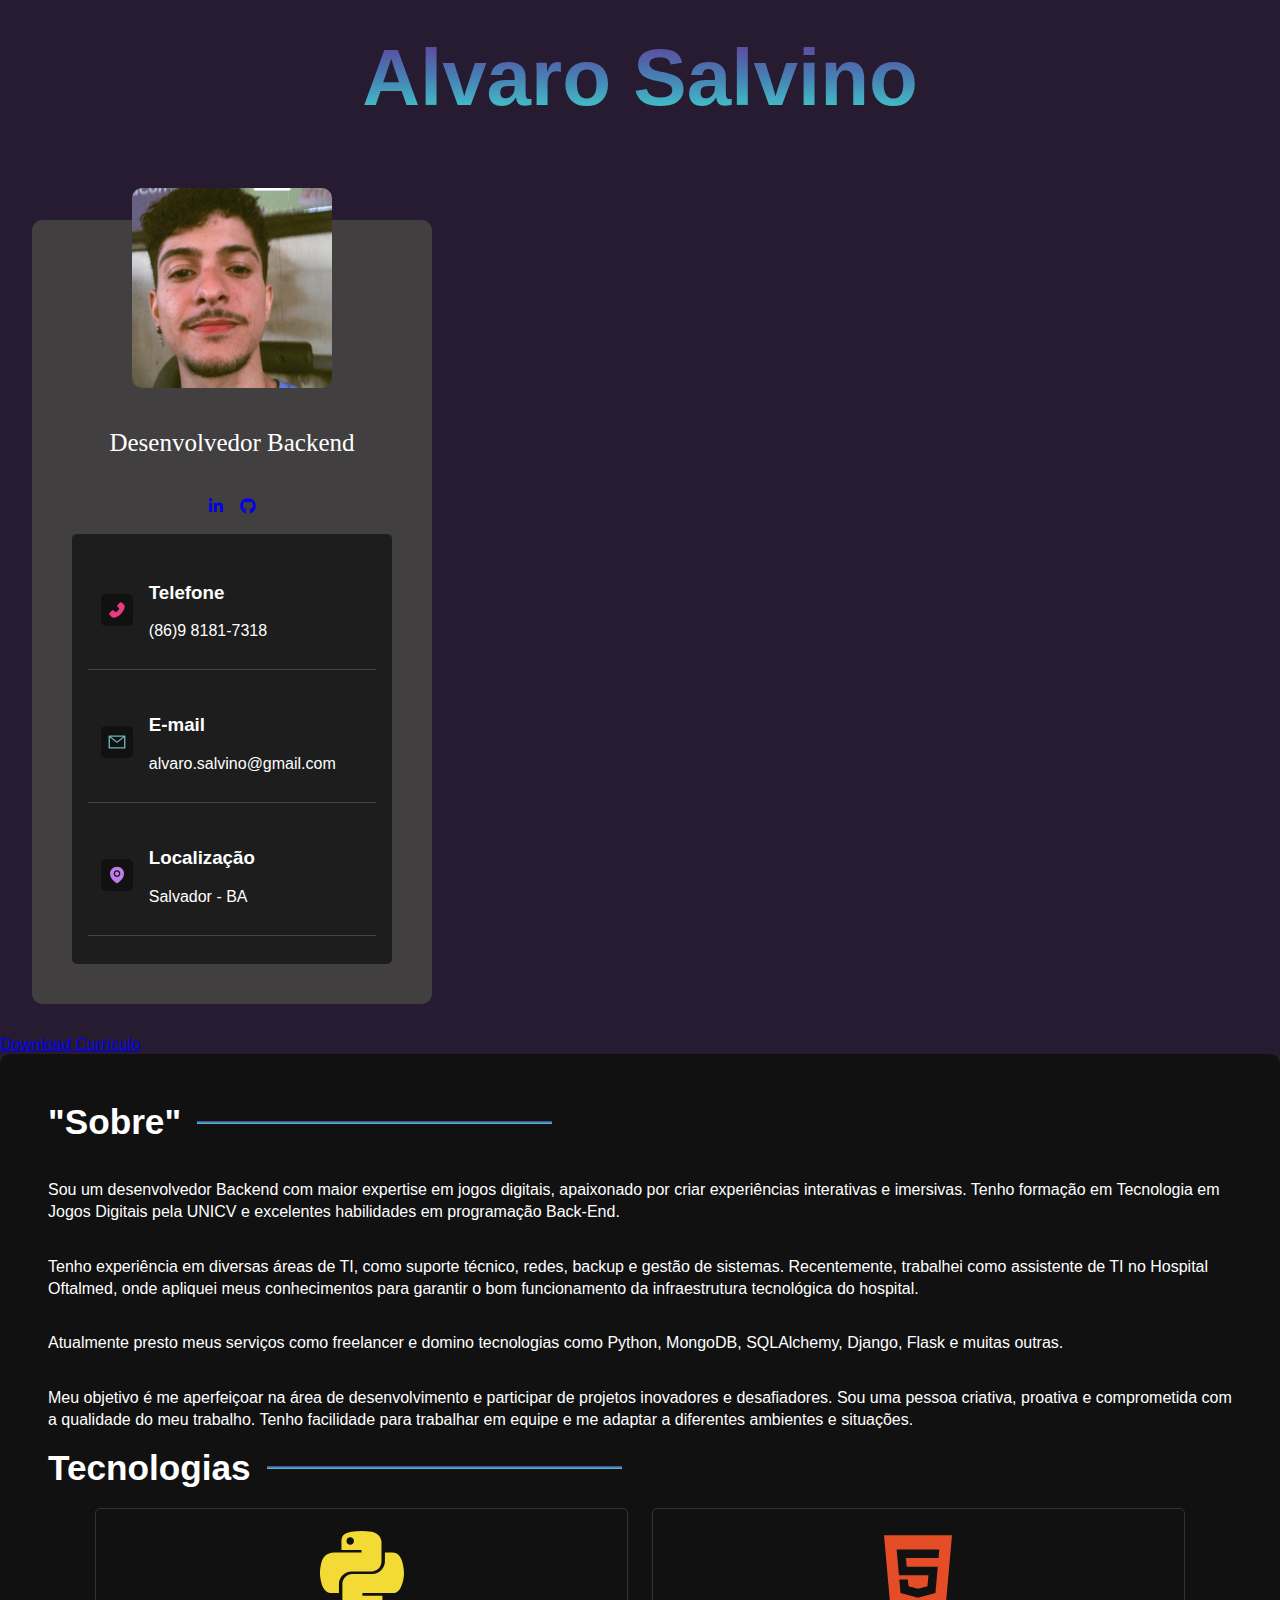
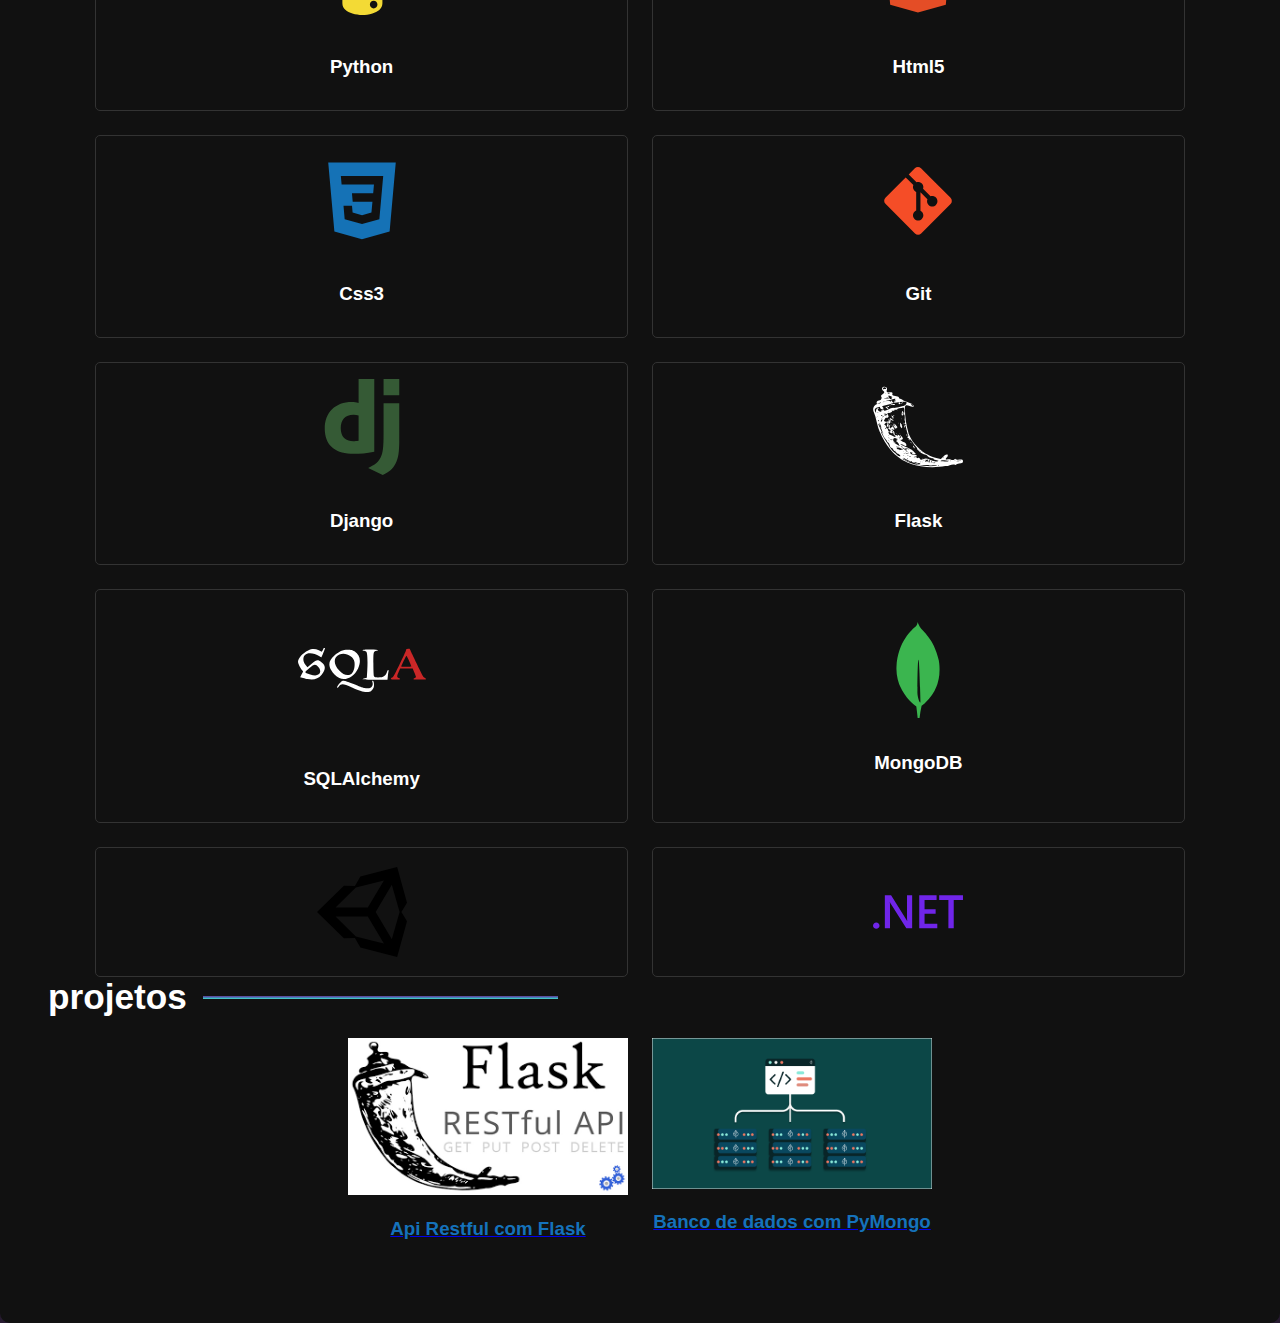
<file: main.html>
<!DOCTYPE html>
<html lang="pt-br">
<head>
    <meta charset="UTF-8">
    <meta name="viewport" content="width=device-width, initial-scale=1.0">
    <title>Portifólio Alvaro</title>
    <link rel="stylesheet" href="style.css">
</head>
<body>
    <div id="root">
        <div id="portifolio">
            <h1>Alvaro Salvino</h1>
            <aside id="sidebar">
                <div class="nomeCargo">
                    <img src="assets/AlvaroSalvino.png" alt="Alvaro Salvino">
                    <p>Desenvolvedor Backend</p>
                </div>
                <section id="socialNetwork">
                    <a href="https://www.linkedin.com/in/alvaro-salvino/" class="socialBtn" id="linkedin" target="_blank">
                        <svg stroke="currentColor" fill="currentColor" stroke-width="0" viewBox="0 0 448 512" height="1em" width="1em" xmlns="http://www.w3.org/2000/svg">
                            <path d="M100.28 448H7.4V148.9h92.88zM53.79 108.1C24.09 108.1 0 83.5 0 53.8a53.79 53.79 0 0 1 107.58 0c0 29.7-24.1 54.3-53.79 54.3zM447.9 448h-92.68V302.4c0-34.7-.7-79.2-48.29-79.2-48.29 0-55.69 37.7-55.69 76.7V448h-92.78V148.9h89.08v40.8h1.3c12.4-23.5 42.69-48.3 87.88-48.3 94 0 111.28 61.9 111.28 142.3V448z"></path>
                        </svg>
                    </a>
                    <a href="https://github.com/AlvaroSalvino" class="socialBtn" id="github" target="_blank">
                        <svg stroke="currentColor" fill="currentColor" stroke-width="0" viewBox="0 0 496 512" height="1em" width="1em" xmlns="http://www.w3.org/2000/svg">
                            <path d="M165.9 397.4c0 2-2.3 3.6-5.2 3.6-3.3.3-5.6-1.3-5.6-3.6 0-2 2.3-3.6 5.2-3.6 3-.3 5.6 1.3 5.6 3.6zm-31.1-4.5c-.7 2 1.3 4.3 4.3 4.9 2.6 1 5.6 0 6.2-2s-1.3-4.3-4.3-5.2c-2.6-.7-5.5.3-6.2 2.3zm44.2-1.7c-2.9.7-4.9 2.6-4.6 4.9.3 2 2.9 3.3 5.9 2.6 2.9-.7 4.9-2.6 4.6-4.6-.3-1.9-3-3.2-5.9-2.9zM244.8 8C106.1 8 0 113.3 0 252c0 110.9 69.8 205.8 169.5 239.2 12.8 2.3 17.3-5.6 17.3-12.1 0-6.2-.3-40.4-.3-61.4 0 0-70 15-84.7-29.8 0 0-11.4-29.1-27.8-36.6 0 0-22.9-15.7 1.6-15.4 0 0 24.9 2 38.6 25.8 21.9 38.6 58.6 27.5 72.9 20.9 2.3-16 8.8-27.1 16-33.7-55.9-6.2-112.3-14.3-112.3-110.5 0-27.5 7.6-41.3 23.6-58.9-2.6-6.5-11.1-33.3 2.6-67.9 20.9-6.5 69 27 69 27 20-5.6 41.5-8.5 62.8-8.5s42.8 2.9 62.8 8.5c0 0 48.1-33.6 69-27 13.7 34.7 5.2 61.4 2.6 67.9 16 17.7 25.8 31.5 25.8 58.9 0 96.5-58.9 104.2-114.8 110.5 9.2 7.9 17 22.9 17 46.4 0 33.7-.3 75.4-.3 83.6 0 6.5 4.6 14.4 17.3 12.1C428.2 457.8 496 362.9 496 252 496 113.3 383.5 8 244.8 8zM97.2 352.9c-1.3 1-1 3.3.7 5.2 1.6 1.6 3.9 2.3 5.2 1 1.3-1 1-3.3-.7-5.2-1.6-1.6-3.9-2.3-5.2-1zm-10.8-8.1c-.7 1.3.3 2.9 2.3 3.9 1.6 1 3.6.7 4.3-.7.7-1.3-.3-2.9-2.3-3.9-2-.6-3.6-.3-4.3.7zm32.4 35.6c-1.6 1.3-1 4.3 1.3 6.2 2.3 2.3 5.2 2.6 6.5 1 1.3-1.3.7-4.3-1.3-6.2-2.2-2.3-5.2-2.6-6.5-1zm-11.4-14.7c-1.6 1-1.6 3.6 0 5.9 1.6 2.3 4.3 3.3 5.6 2.3 1.6-1.3 1.6-3.9 0-6.2-1.4-2.3-4-3.3-5.6-2z"></path>
                        </svg>
                    </a>
                </section>
                <section id="infoContainer">
                    <div class="infoCard">
                        <svg stroke="currentColor" fill="currentColor" stroke-width="0" viewBox="0 0 1024 1024" id="phoneIcon" height="1em" width="1em" xmlns="http://www.w3.org/2000/svg">
                            <path d="M885.6 230.2L779.1 123.8a80.83 80.83 0 0 0-57.3-23.8c-21.7 0-42.1 8.5-57.4 23.8L549.8 238.4a80.83 80.83 0 0 0-23.8 57.3c0 21.7 8.5 42.1 23.8 57.4l83.8 83.8A393.82 393.82 0 0 1 553.1 553 395.34 395.34 0 0 1 437 633.8L353.2 550a80.83 80.83 0 0 0-57.3-23.8c-21.7 0-42.1 8.5-57.4 23.8L123.8 664.5a80.89 80.89 0 0 0-23.8 57.4c0 21.7 8.5 42.1 23.8 57.4l106.3 106.3c24.4 24.5 58.1 38.4 92.7 38.4 7.3 0 14.3-.6 21.2-1.8 134.8-22.2 268.5-93.9 376.4-201.7C828.2 612.8 899.8 479.2 922.3 344c6.8-41.3-6.9-83.8-36.7-113.8z"></path>
                        </svg>
                        <div>
                            <h3>Telefone</h3>
                            <p>(86)9 8181-7318</p>
                        </div>
                    </div>
                    <div class="infoCard">
                        <svg stroke="currentColor" fill="currentColor" stroke-width="0" viewBox="0 0 1024 1024" id="emailIcon" height="1em" width="1em" xmlns="http://www.w3.org/2000/svg">
                            <path d="M928 160H96c-17.7 0-32 14.3-32 32v640c0 17.7 14.3 32 32 32h832c17.7 0 32-14.3 32-32V192c0-17.7-14.3-32-32-32zm-40 110.8V792H136V270.8l-27.6-21.5 39.3-50.5 42.8 33.3h643.1l42.8-33.3 39.3 50.5-27.7 21.5zM833.6 232L512 482 190.4 232l-42.8-33.3-39.3 50.5 27.6 21.5 341.6 265.6a55.99 55.99 0 0 0 68.7 0L888 270.8l27.6-21.5-39.3-50.5-42.7 33.2z"></path>
                        </svg>
                        <div>
                            <h3>E-mail</h3>
                            <p>alvaro.salvino@gmail.com</p>
                        </div>
                    </div>
                    <div class="infoCard">
                        <svg stroke="currentColor" fill="currentColor" stroke-width="0" viewBox="0 0 1024 1024" id="pinIcon" height="1em" width="1em" xmlns="http://www.w3.org/2000/svg">
                            <path d="M512 327c-29.9 0-58 11.6-79.2 32.8A111.6 111.6 0 0 0 400 439c0 29.9 11.7 58 32.8 79.2A111.6 111.6 0 0 0 512 551c29.9 0 58-11.7 79.2-32.8C612.4 497 624 468.9 624 439c0-29.9-11.6-58-32.8-79.2S541.9 327 512 327zm342.6-37.9a362.49 362.49 0 0 0-79.9-115.7 370.83 370.83 0 0 0-118.2-77.8C610.7 76.6 562.1 67 512 67c-50.1 0-98.7 9.6-144.5 28.5-44.3 18.3-84 44.5-118.2 77.8A363.6 363.6 0 0 0 169.4 289c-19.5 45-29.4 92.8-29.4 142 0 70.6 16.9 140.9 50.1 208.7 26.7 54.5 64 107.6 111 158.1 80.3 86.2 164.5 138.9 188.4 153a43.9 43.9 0 0 0 22.4 6.1c7.8 0 15.5-2 22.4-6.1 23.9-14.1 108.1-66.8 188.4-153 47-50.4 84.3-103.6 111-158.1C867.1 572 884 501.8 884 431.1c0-49.2-9.9-97-29.4-142zM512 615c-97.2 0-176-78.8-176-176s78.8-176 176-176 176 78.8 176 176-78.8 176-176 176z"></path>
                        </svg>
                        <div>
                            <h3>Localização</h3>
                            <p>Salvador - BA</p>
                        </div>
                    </div>
                    </div>
                </section>
                <div class="BtDownload">
                    <a href="assets/Profile.pdf" target="_blank" title="Download pdf" class="btn-curriculo">Download Currículo</a>
                </div>
            </aside>
            <main id="mainContent">
                <section id="sobreContent">
                    <h2>
                        "Sobre"
                    </h2>
                    <p>Sou um desenvolvedor Backend com maior expertise em jogos digitais, apaixonado por criar experiências interativas e imersivas. Tenho formação em Tecnologia em Jogos Digitais pela UNICV e excelentes habilidades em programação Back-End.
                    </p>
                    <p>Tenho experiência em diversas áreas de TI, como suporte técnico, redes, backup e gestão de sistemas. Recentemente, trabalhei como assistente de TI no Hospital Oftalmed, onde apliquei meus conhecimentos para garantir o bom funcionamento da infraestrutura tecnológica do hospital.</p>
                    <p>Atualmente presto meus serviços como freelancer e domino tecnologias como Python, MongoDB, SQLAlchemy, Django, Flask e muitas outras.</p>
                    <p>Meu objetivo é me aperfeiçoar na área de desenvolvimento e participar de projetos inovadores e desafiadores. Sou uma pessoa criativa, proativa e comprometida com a qualidade do meu trabalho. Tenho facilidade para trabalhar em equipe e me adaptar a diferentes ambientes e situações.</p>
                </section>
                <section id="tecnologiasContainer">
                    <h2>Tecnologias</h2>
                    <div class="tecnologias-grid">
                        <div class="tec-card" id="python">
                            <svg stroke="currentColor" fill="currentColor" stroke-width="0" height="1em" width="1em" xmlns="http://www.w3.org/2000/svg" viewBox="0 0 448 512"><path d="M439.8 200.5c-7.7-30.9-22.3-54.2-53.4-54.2h-40.1v47.4c0 36.8-31.2 67.8-66.8 67.8H172.7c-29.2 0-53.4 25-53.4 54.3v101.8c0 29 25.2 46 53.4 54.3 33.8 9.9 66.3 11.7 106.8 0 26.9-7.8 53.4-23.5 53.4-54.3v-40.7H226.2v-13.6h160.2c31.1 0 42.6-21.7 53.4-54.2 11.2-33.5 10.7-65.7 0-108.6zM286.2 404c11.1 0 20.1 9.1 20.1 20.3 0 11.3-9 20.4-20.1 20.4-11 0-20.1-9.2-20.1-20.4.1-11.3 9.1-20.3 20.1-20.3zM167.8 248.1h106.8c29.7 0 53.4-24.5 53.4-54.3V91.9c0-29-24.4-50.7-53.4-55.6-35.8-5.9-74.7-5.6-106.8.1-45.2 8-53.4 24.7-53.4 55.6v40.7h106.9v13.6h-147c-31.1 0-58.3 18.7-66.8 54.2-9.8 40.7-10.2 66.1 0 108.6 7.6 31.6 25.7 54.2 56.8 54.2H101v-48.8c0-35.3 30.5-66.4 66.8-66.4zm-6.7-142.6c-11.1 0-20.1-9.1-20.1-20.3.1-11.3 9-20.4 20.1-20.4 11 0 20.1 9.2 20.1 20.4s-9 20.3-20.1 20.3z"/></svg>
                            <h3>Python</h3>
                        </div>
                        <div class="tec-card" id="html5">
                            <svg stroke="currentColor" fill="currentColor" stroke-width="0" viewBox="0 0 32 32" height="1em" width="1em" xmlns="http://www.w3.org/2000/svg">
                                <path d="M4.665 3.411l2.063 23.176 9.258 2.574 9.284-2.578 2.065-23.172h-22.671zM8.951 8.911l-0.068-0.763h7.107v2.842h-4.005l0.259 2.911h3.746v2.842h-6.341l-0.698-7.833zM22.518 14.665l-0.667 7.483-0.043 0.48-5.822 1.616-5.814-1.616-0.398-4.463h2.849l0.202 2.267 3.163 0.854 3.165-0.856 0.329-3.686h-3.485v-2.842h6.587l-0.069 0.763zM23.032 8.911l-0.129 1.441-0.057 0.639h-6.846v-2.842h7.1l-0.068 0.762z"></path>
                            </svg>
                            <h3>Html5</h3>
                        </div>
                        <div class="tec-card" id="css3">
                            <svg stroke="currentColor" fill="currentColor" stroke-width="0" viewBox="0 0 32 32" height="1em" width="1em" xmlns="http://www.w3.org/2000/svg">
                                <path d="M16.017 21.044v0zM4.743 3.519l2.049 22.981 9.194 2.552 9.22-2.556 2.051-22.977h-22.514zM23 8.775l-0.693 7.767h-0l-0.48 5.359-0.042 0.476-5.781 1.603-5.773-1.603-0.395-4.426h2.829l0.201 2.248 3.142 0.847 0.008-0.002 0.002-0 3.134-0.846 0.329-3.655-6.579 0-0.056-0.633-0.129-1.429-0.067-0.756 7.081-0 0.258-2.886h-10.786l-0.056-0.634-0.129-1.429-0.067-0.756h14.118l-0.068 0.756z"></path>
                            </svg>
                            <h3>Css3</h3>
                        </div>
                        <div class="tec-card" id="git">
                            <svg stroke="currentColor" fill="currentColor" stroke-width="0" viewBox="0 0 32 32" height="1em" width="1em" xmlns="http://www.w3.org/2000/svg">
                                <path d="M26.852 15.281l-9.848-9.848c-0.567-0.567-1.487-0.567-2.054 0l-2.045 2.045 2.594 2.594c0.603-0.204 1.294-0.067 1.775 0.413 0.483 0.483 0.619 1.181 0.41 1.786l2.5 2.5c0.605-0.209 1.303-0.074 1.786 0.41 0.675 0.675 0.675 1.769 0 2.444s-1.769 0.675-2.445 0c-0.508-0.508-0.633-1.254-0.376-1.88l-2.332-2.332v6.136c0.164 0.082 0.32 0.19 0.457 0.327 0.675 0.675 0.675 1.769 0 2.445-0.675 0.675-1.77 0.675-2.444 0-0.675-0.676-0.675-1.77 0-2.445 0.167-0.167 0.36-0.293 0.566-0.377v-6.193c-0.206-0.084-0.399-0.209-0.566-0.377-0.511-0.511-0.634-1.262-0.372-1.889l-2.557-2.558-6.753 6.752c-0.567 0.568-0.567 1.488 0 2.055l9.849 9.848c0.567 0.567 1.486 0.567 2.054 0l9.802-9.802c0.567-0.567 0.567-1.488 0-2.055z"></path>
                            </svg>
                            <h3>Git</h3>
                        </div>
                        <div class="tec-card" id="django">
                            <svg stroke="currentColor" fill="currentColor" stroke-width="0" height="1em" width="1em" role="img" viewBox="0 0 24 24" xmlns="http://www.w3.org/2000/svg"><title>Django</title><path d="M11.146 0h3.924v18.166c-2.013.382-3.491.535-5.096.535-4.791 0-7.288-2.166-7.288-6.32 0-4.002 2.65-6.6 6.753-6.6.637 0 1.121.05 1.707.203zm0 9.143a3.894 3.894 0 00-1.325-.204c-1.988 0-3.134 1.223-3.134 3.365 0 2.09 1.096 3.236 3.109 3.236.433 0 .79-.025 1.35-.102V9.142zM21.314 6.06v9.098c0 3.134-.229 4.638-.917 5.937-.637 1.249-1.478 2.039-3.211 2.905l-3.644-1.733c1.733-.815 2.574-1.53 3.109-2.625.561-1.121.739-2.421.739-5.835V6.059h3.924zM17.39.021h3.924v4.026H17.39z" fill="#355a35"></path></svg>
                            <h3>Django</h3>
                        </div>
                        <div class="tec-card" id="flask">
                            <svg stroke="currentColor" fill="currentColor" stroke-width="0" height="1em" width="1em" viewBox="0 0 32 32" version="1.1" xmlns="http://www.w3.org/2000/svg">
                                <path d="M14.319 9.028c0.35-0.62-1.443-0.835-0.235-0.219 0.112 0.037 0.087 0.262 0.235 0.219zM4.542 3.761c-0.762-0.995 1.432 0.167 0.659-0.875-0.652-0.519-1.278 0.585-0.659 0.875zM6.138 5.011c1.082-0.144-0.275-0.466-0.217-0.013zM5.283 4.806c0.232-0.315-0.407 0.16 0 0zM7.008 6.705c0.672 0.016-0.289-0.902 0.511-0.487-0.131-0.429-0.932-0.509-1.325-0.68-0.22 0.392 0.45 1.172 0.812 1.167zM4.916 6.619c0.575-0.434 1.984 0.257 1.080-0.431-0.087-0.077-1.982 0.522-1.080 0.431zM4.326 7.747c1.007-0.342 2.383-0.726 2.858 0.169-0.484-0.582-0.195-1.155 0.262-0.304 0.645 0.861 0.968-0.391 0.547-0.681 0.479 0.595 1.023 0.875 0.321 0.037 0.762-0.917-1.528 0.121-2.049 0.11-0.25 0.112-2.588 0.596-1.938 0.669zM6.2 10.881c0.246-0.304-0.337-0.081 0 0zM5.613 12.452c-0.060-0.362-0.175 0.192 0 0zM5.116 12.2c0.562-0.037 0.882-0.621-0.109-0.587-1.537-0.159 1.355 0.525-0.197 0.33-0.209 0.137 0.295 0.296 0.306 0.259zM29.116 27.445c0.696 0 2.109-0.216 0.594-0.216-0.237 0.038-1.386 0.030-0.595 0.216zM25.78 25.486c0.075-0.51-0.337 0.046 0 0zM28.395 27.273c0.015-0.444-0.38 0.2 0 0zM2.65 11.165c0.499-0.381-0.589-0.145 0 0zM4.549 12.515c0.306-0.325-0.663-0.132 0 0zM3.906 12.335c0.871-0.534-0.926-0.462 0 0zM10.348 8.28c0.291-0.765 1.132-0.306 0.135-0.154 0.021 0.081-0.030 0.395-0.135 0.154zM9.548 8.285c-0.069-1.517 1.398 0.54-0 0zM6.736 8.718c0.462-0.555 2.618-0.354 1.040-0.054-0.422-0.319-0.747 0.187-1.040 0.054zM6.541 8.848c0.277-0.325 0.080 0.287-0 0zM5.782 9.154c0.040-0.514 1.272 0.272 0.204 0.185zM5.226 9.144c0.437-0.325 0.232 0.182-0 0zM5.167 9.687c0.304-1.117 1.625 0.918 0.497 0.147-0.121-0.095-0.275-0.152-0.443-0.152-0.019 0-0.038 0.001-0.057 0.002l0.002-0zM2.050 11.274c-0.116-0.669-0.1-1.842 1.015-1.445-1.488 0.295 1.030 1.849 0.712 0.622 0.625 0.030 1.225-0.37 0.895 0.237 1.233-0.137 2.087-1.205 3.279-1.056 1.082-0.090 2.082-0.299 3.033-0.615l-0.091 0.026c0.822-0.060 1.612-0.945 1.162-1.468-0.218-0.013-0.473-0.021-0.73-0.021-0.993 0-1.96 0.114-2.888 0.329l0.086-0.017c-1.372 0.285-2.619 0.827-4.005 1.061-1.35 0.181 0.271 0.5-0.115 0.57-0.705 0.245 0.84 0.41-0.091 0.667-0.575-0.11-1.175-0.307-0.928-0.912-1.293 0.166-2.431 0.704-1.408 2.019h0.075zM4.22 12.726c0.069-0.475-0.512 0.094-0 0zM26.941 27.412c0.165-0.49-0.417 0.062 0 0zM24.474 26.133c0.412-0.379-0.525-0.117 0 0zM4.062 13.526c0.647-0.254-1.175-0.525-0.13-0.050zM2.538 12.615c-0.044-0.4-0.237 0.050 0 0zM2.263 12.823c-0.025-0.337-0.18 0.127 0 0zM4.12 14.028c-0.087-0.731-1.050-0.11 0-0zM7.719 16.687c0.152-0.14-0.362-0.104 0 0zM4.463 14.6c-0.15-0.121-0.117 0.152 0 0zM3.946 14.347c0.011-0.312-0.829-0.28 0 0zM3.041 14.119c-0.172-0.968-0.656-0.147-0 0zM6.836 16.754c0.011-0.509-0.396-0.019 0 0zM23.985 27.436c0.64-0.13 2.097 0.325 2.332-0.17-0.775-0.019-2.687-0.547-2.777 0.125l0.17 0.029zM6.378 16.639c-0.009-0.166-0.152 0.062 0 0zM4.933 15.939c0.499-0.169-0.459-0.112 0 0zM16.467 23.725c-0.009-0.501-0.494 0.125 0 0zM5.241 16.65c0.775-0.3-0.83-0.212 0 0zM20.249 26.297c0.27-0.2-0.337-0.025 0 0zM17.435 24.523c-0.050-0.194-0.196 0.037 0 0zM17.093 24.274c-0.135-0.347-0.535-0.008 0 0zM9.994 19.796c0-0.506-0.906-0.205 0 0zM9.174 19.606c-0.332-0.279-0.016-0.040 0 0zM3.771 16.275c0.115-0.479-1.066-2.633-0.557-1.080 0.182 0.325 0.162 0.942 0.557 1.080zM6.715 18.599c0.646 0.145 2.582 1.592 1.44 0.1-0.585-0.172-0.234-1.603-0.831-1.35 0.4 0.669 0.33 0.953-0.512 0.532-1.056-0.516-0.592 0.255-0.387 0.467-0.28 0.065 0.374 0.245 0.291 0.25zM22.891 29.012c0.482-0.322-0.586-0.104 0 0zM21.166 27.865c0.717-0.602-0.759 0.266-0 0zM21.503 28.028c0.881-0.637-0.535-0.122-0.185 0.12zM11.639 22.174c-0.181-0.371-0.28 0.059 0 0zM11.064 21.841c-0.025-0.3-0.364 0.025 0 0zM20.399 27.727c0.689-0.444-0.157-0.375-0.125 0.040zM6.272 18.818c0.204-0.302-0.525-0.039 0 0zM20.625 28.018c0.712-0.61-0.45-0.128 0-0zM19.543 27.593c1.418-0.917-0.582-0.4 0-0zM4.51 18.178c-0.657-0.937-0.409-1.36-1.043-2.124-0.12-0.587-1.087-1.916-0.5-0.507 0.537 0.823 0.697 2.098 1.543 2.632zM19.784 27.853c0.771-0.817-0.747 0.049 0 0zM19.783 28.115c0.004-0.187-0.3 0.082-0 0zM18.333 27.121c0.697-0.585-0.675 0.26-0 0zM11.964 23.185c0.452 0.4 2.077 0.295 0.55 0.050-0.227-0.337-1.438-0.255-0.55-0.050zM7.327 20.39c-0.302-0.502-1.080-0.455 0 0zM6.513 19.855c-0.125-0.491-0.875-0.487 0-0zM18.624 27.462c0.406-0.394 0.016 0.629 0.675-0.096 0.006-0.519-0.021-0.825-0.757-0.195-0.202 0.112-0.292 0.591 0.082 0.291zM17.861 27.141c0.025-0.35-0.241 0.3 0-0zM10.438 22.644c1.762 0.567-0.864-0.695 0-0zM8.988 21.811c0.425 0.316 1.6 0.898 0.605 0.12 0.336-0.39-0.642-0.597-0.317-0.857-0.825-0.505-0.65-0.46-0.072-0.445-0.992-0.442 0.142-0.41 0.087-0.637-0.381-0.075-1.899-0.675-1.005 0.050-0.907-0.462-0.216 0.172-0.49 0.105-0.928-0.252 0.825 0.706-0.147 0.469 0.531 0.421 1.432 1.080 0.225 0.446-0.16 0.229 0.862 0.575 1.115 0.75zM11.726 23.628c0.769 0.2 0.765-0.119 0.069-0.212-0.375-0.35-1.557-0.719-0.5-0.044 0.071 0.177 0.294 0.174 0.43 0.257zM10.339 22.928c-0.16-0.139 0.020 0.087-0-0zM11.013 9.666c0.117-0.144 0.025 0.174-0-0zM10.61 12.069c-0.27-0.475 0.34-2.091 0.407-1.087-0.284 0.781-0.081 1.218 0.116 0.17 0.366-0.825-0.079 1.628-0.525 0.918zM10.218 12.706c-0.066-0.4 0.225 0.505 0 0zM10.459 13.343c-0.393-0.97 0.365 0.512-0-0zM10.623 13.706c-0.003-0.209 0.054 0.302-0-0zM7.795 12.132c0.257-0.542 0.475 0.604-0-0zM6.793 11.535c0.161-0.069 0.085 0.215-0-0zM11.076 14.879c0.146-1.18 0.129 0.691-0-0zM7.234 12.625c0.211-0.31-0.562-1.4 0.111-0.391 0.29 0.231 0.84 0.387 0.354 0.484 0.762 0.674-0.187 0.182-0.465-0.092zM11.296 15.203c0.055-1.037 0.31-0.619 0.002 0.147zM6.848 12.985c0.519-0.11 2.147 0.911 0.65 0.292-0.165-0.185-0.52-0.1-0.65-0.293zM11.586 16.261c0.162-0.577 0.012 0.381 0 0zM9.484 14.913c-0.082-1.012 0.184 0.167 0 0zM6.715 13.444c-0.871-1.203 2.533 1.216 0.559 0.305-0.206-0.054-0.455-0.075-0.559-0.305zM11.521 16.702c0.067-0.275 0.009 0.322 0 0zM11.771 16.95c0.060-0.641 0.124 0.437-0 0zM10.334 16.1c-0.587-0.352-0.154-2.479 0.046-1.025 0.571-0.185-0.031 0.75 0.394 0.742-0.066 0.591-0.257 0.804-0.437 0.282zM6.448 13.841c-1.357-1.207 1.706 0.632 0.221 0.225zM7.319 14.674c-0.41-0.771 0.5 0.322 0 0zM6.881 14.533c0.271-0.269 0.144 0.265 0 0zM6.169 14.552c-0.467-0.462-0.805-0.891 0.021-0.287 0.319 0.012-0.707-0.972 0.075-0.312 0.825 0.15 0.409 1.352-0.096 0.6zM7.524 15.601c0.27-0.569 0.457 0.792 0 0zM6.961 15.408c0.050-0.754 0.287 0.516 0 0zM8.215 16.271c-0.262-0.448-0.417-0.987-0.417-1.562 0-0.001 0-0.002 0-0.003v0c0.095 0.472 1.005 2.033 0.446 0.647-0.617-1.162 0.737 0.377 0.877 0.667 0.062 0.287-0.381-0.079-0.080 0.597-0.55-0.771-0.325 0.425-0.826-0.347zM12.271 18.977c-0.44-0.987 0.312-0.54 0.097 0.162zM9.919 18.222c-0.194-0.347 0.404 0.325 0 0zM12.658 20.128c0.168-0.63 0.198 0.53 0 0zM8.78 18.026c0.274-0.075 0.135 0.467 0 0zM13.653 21.39c-0.465-0.9 0.587 0.255 0 0zM14.056 21.931c-0.012-0.585 0.134 0.45 0 0zM18.687 25.45c0.231-0.014 0.008 0.175 0 0zM14.64 22.879c-0.37-0.387-0.466-1.112-0.066-0.481 0.205 0.082 0.656 1.183 0.066 0.481zM15.883 26.388c0.966-0.577 0.647 1.352 1.638 0.162 0.977-0.712-0.843 0.883 0.362 0.129 0.87-0.584 2.157 0.275 2.969 0.556 0.585-0.029 1.153 0.506 1.753 0.181 1.153-0.312-2.257-0.462-1.362-1.012-0.138 0.031-0.297 0.049-0.46 0.049-0.805 0-1.509-0.435-1.89-1.082l-0.006-0.010c-1.299-0.215-2.402-0.92-3.136-1.914l-0.009-0.013c-0.24-0.394 0.35 0.055-0.207-0.587-0.606-0.61-1.123-1.311-1.527-2.079l-0.023-0.047c-0.571-0.305-0.637-1.203-0.696-0.030 0.005-0.741-0.691-1.24-0.86-1.032-0.002-0.714 0.744-0.356 0.22-0.884-0.112-0.74-0.482-1.512-0.594-2.346-0.172-0.402-0.025-1.263-0.591-0.352-0.206 0.962-0.069-1.183 0.252-0.475 0.421-0.725-0.15-0.637-0.175-0.537 0.275-0.61 0.175-1.475-0.071-1.145 0.146-0.646 0.231-2.377-0.219-2.069 0.272-0.675 0.517-3.090-0.667-2.169-0.62 0.025-1.202 0.159-1.736 0.382l0.033-0.012c1.232 0.679-0.125 0.245-0.625 0.137-0.065 0.627-0.562 0.356-1.182 0.362 0.991 0.122-0.482 1.012-1.051 0.667-0.737 0.352 0.637 1.233 0.015 1.506 0.075 0.41-1.131-0.15-1.037 0.8-0.716-0.301-0.097 1.125 0.261 0.642 1.218 0.33 0.857 1.082 0.887 1.796-0.197 0.416-0.98-0.978-0.175-0.914-0.634-1.033-0.701-0.375-1.23 0.106-0.125 0.035 1.348 0.684 0.425 1.003 0.812 0.125 0.835 0.837 1 1.287 0.487 0.509 0.387-0.562 0.973 0.050-0.37-0.545-1.958-1.535-0.68-1.217-0.006-0.55-0.231-0.991 0.161-0.98 0.387-0.702-0.406 1.733 0.469 0.84 0.241-0.106 0.3-0.704 0.737 0.056 0.631 0.622 0.227 1.072-0.664 0.504 0.159 0.541 1.192 0.734 0.998 1.581 0.206 0.744 0.494 0.47 0.745 0.427 0.197 0.722 0.309 0.191 0.319-0.154 0.9 0.194 0.69 0.725 0.972 1.1 0.621 0.28-0.89-1.902 0.177-0.657 1.122 1.012 0.421 1.437-0.587 1.275 0.637-0.051 0.844 0.862 1.641 0.83 0.727 0.346 1.218 1.675-0.034 1.121-0.435-0.391-1.974-0.875-0.716-0.13 1.282 0.525 2.335 1.039 3.35 1.611l-0.15-0.077c0.8 0.572 1.147 1.227 1.45 1.357-0.672 0.321-2.028-0.257-1.021-0.435-0.629-0.114-1.335-0.431-0.734 0.35 0.512 0.429 1.812 0.382 2.046 0.431-0.199 0.435-0.537 0.47 0.008 0.504-0.607 0.325 0.195 0.375 0.251 0.56zM12.289 24.179c1.033 0.132-1.231-0.704-0.226-0.075zM15.045 26.050c0.897-0.356-0.875-0.175 0 0zM9.746 22.754c0.575-0.062-0.925-0.389 0 0zM12.877 24.744c0.075-0.319-0.66-0.096 0 0zM17.456 27.709c-0.012-0.246-0.229 0.094 0 0zM13.25 25.129c-0.142-0.162-0.068 0.035 0 0zM6.493 20.836c-0.096-0.371-0.842-0.667 0 0zM9.067 22.501c0.775-0.046-1.060-0.341 0 0zM11.239 24.068c-0.080-0.239-0.42-0.010 0 0zM17.025 27.637c0.035-0.454-0.441 0.337 0 0zM8.94 22.657c-0.052-0.25-0.332 0.023 0 0zM14.743 26.356c1.35 0.012-1.218-0.184 0 0zM12.277 24.931c1.425 0.404-1.197-0.9-0.351-0.147l0.187 0.085 0.162 0.062zM13.507 25.91c0.241-0.412-1.018-0.237 0 0zM9.458 23.438c0.582 0.447 2.349 0.057 0.892-0.266-0.662-0.354-2.158-0.595-1.14 0.212zM12.687 25.653c0.537-0.202-0.87-0.204 0 0zM11.48 24.912c0.375-0.262-0.776-0.2 0 0zM10.043 24.075c-0.050-0.209-0.77-0.231 0 0zM14.943 27.892c0.496 0.312 2.899 0.687 1.393 0.129-0.25 0.052-2.787-0.717-1.395-0.129zM11.856 25.965c-0.017-0.207-0.22 0.094 0 0zM11.239 25.657c0.609-0.394-0.787-0.005 0 0zM13.947 27.548c0.239-0.352-0.762-0.134 0 0zM12.538 26.761c0.39-0.375-0.605-0.235 0 0zM11.714 26.417c-0.067-0.331-0.3 0.185 0 0zM11.056 26.177c0.269-0.12-0.387-0.15 0 0zM6.115 21.807c0.041-0.182 0.221 0.396 0 0zM9.606 25.64c1.212 0.449-0.005-0.852-0.562-0.777-0.245-0.426-0.938-0.696-0.45-0.925-0.88 0.305-0.921-1.162-1.337-0.953-0.93-0.294-0.362-1.337-1.47-1.974-0.101-0.675-1.102-1.26-1.422-2.277-0.141-0.52-1.131-2.016-0.522-0.625 0.648 1.386 1.378 2.579 2.221 3.68l-0.034-0.047c0.545 1.179 1.346 2.158 2.336 2.898l0.020 0.014c0.362 0.348 0.71 0.879 1.221 0.987zM11.985 27.322c1.11 0.571 2.398 1.016 3.753 1.268l0.088 0.014c1.303 0.299 2.799 0.47 4.336 0.47 0.798 0 1.586-0.046 2.36-0.136l-0.094 0.009c-0.987-0.446-2.009 0.175-2.993-0.319-0.35 0.040-0.756 0.062-1.167 0.062-0.879 0-1.734-0.103-2.553-0.298l0.075 0.015c-1.631-0.594-2.987-1.206-4.292-1.902l0.179 0.087c-1.596-0.582 0.825 0.747 1.256 0.856 0.997 0.566-1.096-0.291-1.392-0.526-0.835-0.469-0.942-0.371-0.082 0.105 0.174 0.1 0.345 0.207 0.525 0.294zM9.967 26.447c-1.228-0.845-2.28-1.828-3.171-2.945l-0.023-0.029c-1.676-2.057-3.041-4.451-3.971-7.051l-0.053-0.168c-0.557-1.693-0.75-3.509-1.467-5.136-0.145-0.266-0.23-0.583-0.23-0.92 0-0.972 0.711-1.779 1.641-1.928l0.011-0.001c0.575-0.109 1.59-0.652 0.366-0.264-1.097 0.805-1.203-0.731-0.079-0.827 0.489-0.005 0.884-0.402 0.884-0.892 0-0.147-0.036-0.286-0.099-0.409l0.002 0.005c-0.825-0.537 1.999-1.128 0.579-1.929-1.478-1.598 2.071-1.904 1.196-0.092-0.209 1.393 2.479-0.256 1.856 1.353 0.634 0.774 2.374 0.175 2.331 1.261 0.925 0.062 1.241 0.84 2.108 0.9 0.9 0.406 2.527 0.725 2.832 1.737-0.891 0.707-2.954-1.456-3.053 0.497 0.023 3.075 0.48 6.034 1.312 8.832l-0.057-0.225c0.67 1.664 1.62 3.085 2.804 4.271l-0-0c1.079 1.202 2.376 2.182 3.834 2.884l0.074 0.032c1.16 0.548 2.508 0.98 3.918 1.228l0.097 0.014c0.56-0.429 1.55-2.021 2.422-1.35 0.041 0.755-1.735 1.578-0.084 1.495 0.97-0.292 1.642 0.75 2.441-0.19 0.735 0.871 3.057-0.557 2.533 1.225-0.707 0.455-1.739 0.18-2.448 0.807-1.168-0.584-2.099 0.522-3.393 0.382-1.271 0.231-2.734 0.363-4.228 0.363-0.044 0-0.089-0-0.133-0l0.007 0c-2.548-0.045-4.986-0.444-7.29-1.149l0.187 0.049c-1.394-0.471-2.603-1.091-3.7-1.86l0.046 0.031z"></path>
                                </svg>
                                <h3>Flask</h3>
                        </div>
                        <div class="tec-card" id="sqlalchemy">
                            <svg xmlns="http://www.w3.org/2000/svg" width="128" height="128" viewBox="0 0 128 128">
                                <path stroke="currentColor" fill="currentColor" stroke-width="0" height="1em" width="1em" d="M9.394 72.999c-.759-.121-2.701-.607-4.31-1.047l-2.93-.82l1.503-2.762l1.502-2.762l-1.214-1.503C2.23 61.98.015 57.322 0 55.82c-.016-3.507 4.536-8.59 10.121-11.321c3.84-1.882 6.89-1.927 10.714-.136l2.883 1.35l.835-1.199c.454-.653.834-1.517.834-1.897c0-.38.38-.713.835-.713c.455 0 .834.12.834.257c0 .335-3.353 8.802-3.565 9.014c-.092.09-1.003-.333-2.035-.94c-2.913-1.716-6.57-2.854-9.408-2.93c-6.6-.167-8.893 6.284-4.233 11.928l1.638 1.989l4.477-3.628c5.023-4.051 5.6-4.143 9.515-1.44c4.4 3.034 4.476 7.647.226 12.472c-3.763 4.295-7.631 5.48-14.279 4.37zm11.26-4.628c2.184-1.714 2.033-4.887-.335-7.406c-2.974-3.156-3.898-3.02-9.134 1.35c-5.206 4.34-5.236 4.174.986 6.162c4.112 1.335 6.692 1.29 8.483-.106m42.277 16.722c-1.488-.546-5.494-2.2-8.923-3.687c-9.257-4.037-10.562-4.113-13.324-.759c-.637.774-1.335 1.26-1.532 1.063c-.593-.593 1.168-3.43 3.293-5.296c1.729-1.518 2.305-1.73 4.219-1.518c1.213.136 5.25 1.548 8.967 3.126c8.392 3.566 10.85 4.325 14.053 4.325c3.899 0 5.903-2.731 4.673-6.358c-.303-.91-.213-1.215.395-1.215c1.137 0 1.715 4.25.896 6.693c-.35 1.046-1.367 2.533-2.262 3.277c-1.336 1.123-2.185 1.366-4.69 1.35c-1.684-.014-4.278-.454-5.766-1zM41.307 72.12c-3.445-1.61-6.556-4.675-8.347-8.256c-2.867-5.736-1.988-9.408 3.445-14.37c4.567-4.174 8.301-5.798 13.325-5.798c3.625 0 4.4.198 6.75 1.639c5.57 3.445 6.951 10.016 3.598 17.177c-3.93 8.408-12.231 12.642-18.771 9.606zm11.533-3.992c2.579-1.275 4.355-7.163 3.626-12.05c-.91-6.023-9.059-10.136-15.038-7.586c-6.146 2.625-6.237 9.62-.197 15.918c4.218 4.416 7.845 5.57 11.609 3.718m11.7 5.099c0-.259.955-.713 2.139-1.002l2.14-.532l.455-7.707c.5-8.529.135-16.921-.79-18.043c-.334-.396-1.35-.882-2.275-1.093c-3.763-.835-1.26-1.412 6.04-1.412c7.299 0 9.62.532 6.145 1.412c-2.99.744-3.005.789-3.005 12.959c0 6.752.243 11.837.592 12.489c.486.91 1.214 1.107 4.006 1.107c5.766 0 7.754-1.365 9.318-6.419c.47-1.516 1.684-1.243 1.259.29c-.198.712-.515 2.881-.713 4.855l-.364 3.566H77.013c-6.86 0-12.473-.212-12.473-.47"/><path fill="#ca2727" d="M92.87 72.862c0-.454.441-.91 1.169-1.259c.972-.455 1.608-1.411 3.915-5.918c3.657-7.131 9.424-19.378 9.97-21.215c.424-1.396.516-1.471 2.094-1.653c.91-.106 1.669-.167 1.684-.137c.015.03 1.275 2.791 2.808 6.146c1.518 3.353 4.568 9.727 6.783 14.158c3.703 7.45 4.113 8.118 5.357 8.724c.759.365 1.35.927 1.35 1.26c0 .531-.652.592-6.266.592c-5.63 0-6.268-.06-6.268-.606c0-.364.486-.759 1.259-1.018c.714-.227 1.26-.652 1.26-.97c0-.304-.744-2.307-1.655-4.446l-1.653-3.9h-12.535l-1.198 2.64c-2.247 4.947-2.292 6.116-.198 6.676c1.048.289 1.336.517 1.214.987c-.136.547-.683.622-4.628.622c-4.234.031-4.462 0-4.462-.683m20.547-12.276c.212-.379-4.507-10.683-4.946-10.79c-.32-.09-5.206 9.986-5.206 10.744c0 .38 9.925.425 10.152.046"/></svg>
                            <h3>SQLAlchemy</h3>
                        </div>
                        <div class="tec-card" id="mongodb">
                            <svg stroke="currentColor" fill="currentColor" stroke-width="0" role="img" viewBox="0 0 24 24" height="1em" width="1em" xmlns="http://www.w3.org/2000/svg"><title>MongoDB</title><path d="M17.193 9.555c-1.264-5.58-4.252-7.414-4.573-8.115-.28-.394-.53-.954-.735-1.44-.036.495-.055.685-.523 1.184-.723.566-4.438 3.682-4.74 10.02-.282 5.912 4.27 9.435 4.888 9.884l.07.05A73.49 73.49 0 0111.91 24h.481c.114-1.032.284-2.056.51-3.07.417-.296.604-.463.85-.693a11.342 11.342 0 003.639-8.464c.01-.814-.103-1.662-.197-2.218zm-5.336 8.195s0-8.291.275-8.29c.213 0 .49 10.695.49 10.695-.381-.045-.765-1.76-.765-2.405z" fill="#3bb54f"></path></svg>
                            <h3>MongoDB</h3>
                        </div>
                        <div class="tec-card" id="unity3d">
                            <svg stroke="currentColor" fill="currentColor" stroke-width="0" viewBox="0 0 32 32" height="1em" width="1em" viewBox="0 0 32 32" version="1.1" xmlns="http://www.w3.org/2000/svg">
                                <path d="M25.94 25.061l-5.382-9.060 5.382-9.064 2.598 9.062-2.599 9.060zM13.946 24.191l-6.768-6.717h10.759l5.38 9.061-9.372-2.342zM13.946 7.809l9.371-2.342-5.379 9.061h-10.761zM30.996 12.917l-3.282-11.913-12.251 3.193-1.812 3.112-3.68-0.027-8.966 8.719 8.967 8.72 3.678-0.029 1.817 3.112 12.246 3.192 3.283-11.908-1.864-3.087z"></path>
                                </svg>
                        </div>
                        <div class="tec-card" id="dotnet">
                            <svg stroke="currentColor" fill="currentColor" stroke-width="0" viewBox="0 0 32 32" height="1em" width="1em" viewBox="0 0 32 32" version="1.1" xmlns="http://www.w3.org/2000/svg">
                                <path d="M3.175 20.551c-0.001 0.289-0.123 0.549-0.318 0.733l-0.001 0c-0.2 0.188-0.47 0.303-0.767 0.303s-0.568-0.116-0.769-0.304l0.001 0.001c-0.195-0.184-0.317-0.444-0.317-0.732s0.122-0.549 0.318-0.732l0.001-0c0.2-0.188 0.47-0.303 0.767-0.303s0.567 0.115 0.768 0.304l-0.001-0.001c0.195 0.184 0.317 0.444 0.318 0.733v0zM14.051 21.417h-1.947l-5.126-8.088c-0.118-0.182-0.227-0.392-0.314-0.613l-0.009-0.024h-0.045c0.041 0.365 0.064 0.787 0.064 1.215 0 0.104-0.001 0.208-0.004 0.312l0-0.015v7.213h-1.721v-11.003h2.073l4.955 7.898c0.209 0.326 0.344 0.552 0.404 0.675h0.030c-0.050-0.374-0.078-0.806-0.078-1.245 0-0.083 0.001-0.165 0.003-0.248l-0 0.012v-7.093h1.715zM22.433 21.417h-6.025v-11.003h5.786v1.55h-4.005v3.117h3.69v1.542h-3.69v3.254h4.244zM30.996 11.964h-3.084v9.454h-1.781v-9.454h-3.077v-1.55h7.941z"></path>
                                </svg>
                        </div>
                    </div>
                </section>
                <section id="projetosContainer">
                    <h2>projetos</h2>
                    <div class="projetos-grid">
                        <a href="https://github.com/AlvaroSalvino/Api-Restful-with-flask" target="_blank">
                            <img src="assets/flask api.png" alt="Api Restful Com Flask">
                            <h3>Api Restful com Flask</h3>
                        </a>
                        <a href="https://github.com/AlvaroSalvino/Banco-de-Dados-com-pymongo" target="_blank">
                            <img src="assets/mongo-DB.png" alt="Api Restful Com Flask">
                            <h3>Banco de dados com PyMongo</h3>
                        </a>
                    </div>
                </section>
            </main>
        </div>
    </div>
    
</body>
</html>
</file>
<file: sytle.css>
/*=============== GOOGLE FONTS ===============*/
@import url("https://fonts.googleapis.com/css2?family=Poppins:wght@400;500;600&display=swap");

/*=============== VARIABLES CSS ===============*/
:root {
  --header-height: 3.5rem;

  /*========== Colors ==========*/
  /*Color mode HSL(hue, saturation, lightness)*/
  /*
        Purple: hsl(250, 66%, 75%)
        Blue: hsl(207, 90%, 72%)
        Pink: hsl(356, 66%, 75%)
        Teal: hsl(174, 63%, 62%)
  */
  --first-hue: 250;
  --sat: 66%;
  --lig: 75%;
  --second-hue: 219;
  --first-color: hsl(var(--first-hue), var(--sat), var(--lig));
  --first-color-alt: hsl(var(--first-hue), var(--sat), 71%); /* -4% */
  --title-color: hsl(var(--second-hue), 15%, 95%);
  --text-color: hsl(var(--second-hue), 8%, 75%);
  --text-color-light: hsl(var(--second-hue), 4%, 55%);
  --body-color: hsl(var(--second-hue), 48%, 8%);
  --container-color: hsl(var(--second-hue), 32%, 12%);

  /*========== Font and typography ==========*/
  /*.5rem = 8px | 1rem = 16px ...*/
  --body-font: 'Poppins', sans-serif;
  --biggest-font-size: 1.75rem;
  --h1-font-size: 1.5rem;
  --h2-font-size: 1.25rem;
  --h3-font-size: 1rem;
  --normal-font-size: .938rem;
  --small-font-size: .813rem;
  --smaller-font-size: .75rem;
  --tiny-font-size: .625rem;

  /*========== Font weight ==========*/
  --font-medium: 500;
  --font-semibold: 600;

  /*========== z index ==========*/
  --z-tooltip: 10;
  --z-fixed: 100;
  --z-modal: 1000;
}

/* Responsive typography */
@media screen and (min-width: 968px) {
  :root {
    --biggest-font-size: 2.5rem;
    --h1-font-size: 2.25rem;
    --h2-font-size: 1.5rem;
    --h3-font-size: 1.25rem;
    --normal-font-size: 1rem;
    --small-font-size: .875rem;
    --smaller-font-size: .813rem;
  }
}

/*=============== BASE ===============*/
* {
  box-sizing: border-box;
  padding: 0;
  margin: 0;
}

html {
  scroll-behavior: smooth;
}

body,
button,
input,
textarea {
  font-family: var(--body-font);
  font-size: var(--normal-font-size);
}

body {
  background-color: var(--body-color);
  color: var(--text-color);

  transition: .4s; /* for light mode animation */
}

h1, h2, h3 {
  color: var(--title-color);
  font-weight: var(--font-semibold);
}

ul {
  list-style: none;
}

a {
  text-decoration: none;
}

button {
  cursor: pointer;
  border: none;
  outline: none;
}

img {
  max-width: 100%;
  height: auto;
}

/*=============== THEME ===============*/


/*========== Variables Dark theme ==========*/


/*========== 
    Color changes in some parts of 
    the website, in light theme
==========*/


/*=============== REUSABLE CSS CLASSES ===============*/
.container {
  max-width: 968px;
  margin-left: 1rem;
  margin-right: 1rem;
}

.grid {
  display: grid;
  gap: 1.25rem;
}

.main {
  overflow: hidden;
}

.section {
  padding: 4.5rem 0 1rem;
}

.section__title, 
.section__subtitle {
  text-align: center;
}

.section__title {
  font-size: var(--h2-font-size);
  color: var(--first-color);
  margin-bottom: 2rem;
}

.section__subtitle {
  display: block;
  font-size: var(--smaller-font-size);
  color: var(--text-color-light);
}

/*=============== BUTTONS ===============*/
.button{
    display: inline-block;
    background-color: var(--first-color);
    color: var(--body-color);
    padding: .75rem 1rem;
    border-radius: .5rem;
    font-weight: var(--font-medium);
    transition: .4s;
}

.button:hover{
    background-color: var(--first-color);
    color: var(--body-color);
}

.button--ghost{
    background-color: transparent;
    border: 2px solid var(--first-color);
    color: var(--first-color);
}

.home__buttons{
    height: 100vh;
    display: flex;
    justify-content: center;
    align-items: center;
}
</file>
<file: style.css>
* {
    padding: 0;
    margin: 0;
    font-family: Helvetica;
    box-sizing: border-box;
}

link {
    display: none;
}

body {
    background: #271b31;
}

h3 {
    display: block;
    margin-block-start: 1em;
    margin-block-end: 1em;
    margin-inline-start: 0px;
    margin-inline-end: 0px;
    font-weight: bold;
}

p {
    display: block;
    margin-block-start: 1em;
    margin-block-end: 1em;
    margin-inline-start: 0px;
    margin-inline-end: 0px;
}

#portifolio {
    display: flex;
    flex-wrap: wrap;
    padding: 2rem;
    gap: 2rem;
}

#portifolio h1 {
    text-align: center;
    width: 100%;
    font-size: 5rem;
    margin-bottom: 4rem;
    background-image: linear-gradient(to bottom,rebeccapurple,steelblue,turquoise);
    background-clip: text;
    -webkit-background-clip: text;
    -webkit-text-fill-color: transparent;
    color: #ffffff;
}

#sidebar {
    background-color: #413f3f;
    flex: 1.1 1 0;
    border-radius: 10px;
    display: flex;
    align-items: center;
    flex-direction: column;
    text-align: center;
    position: relative;
    padding: 3rem 0;
    max-height: 784px;
    max-width: 400px;
}

#sidebar p {
    color: #ffffff;
}

#sidebar .BtDownload {
    color: #fff;
    background: linear-gradient(to bottom,rebeccapurple,steelblue,turquoise);
    text-decoration: none;
    border-radius: 3rem;
    text-align: center;
    box-sizing: content-box;
}

#sidebar .btn-curriculo {
    display: inline-block;
    padding: .75rem 1.25rem;
    border-radius: 10rem;
    color: #fff;
    text-transform: uppercase;
    font-size: 1rem;
    letter-spacing: .15rem;
    transition: all .3s;
    position: relative;
    overflow: hidden;
    z-index: 1;
}

:hover.btn-curriculo {
    zoom: 1.05;
}

#sidebar .nomeCargo {
    display: flex;
    flex-direction: column;
    align-items: center;
    gap: 1rem;
    margin-top: -5rem; 

}

#sidebar .nomeCargo p {
    font-family: poppins;
    font-size: 25px;
    font-weight: 500;
}

#sidebar .nomeCargo img {
    max-width: 50%;
    border-radius: 10px;
}

#socialNetwork {
    display: flex;
    justify-content: center;
    align-items: center;
    gap: 1rem;
    margin: 1rem 0;
}

.social-btn {
    color: #0072b1;
    padding: 10px 10px 5px;
    background-color: #1d1d1d;
    border-radius: 7px;
}

:hover.social-btn {
    background-color: #271b31;
}

#infoContainer {
    display: flex;
    justify-content: center;
    align-items: center;
    flex-direction: column;
    background: #1d1d1d;
    padding: 1rem;
    margin-bottom: 2rem;
    text-align: left;
    width: 80%;
    border-radius: 5px;
}

#infoContainer .infoCard {
    display: flex;
    align-items: center;
    justify-content: start;
    gap: 1rem;
    padding: 0.8rem;
    margin-bottom: 0.8rem;
    border-bottom: 1px solid #444;
    width: 100%;
}

#infoContainer .infoCard svg {
    background-color: #111;
    padding: 0.4rem;
    width: 2rem;
    height: 2rem;
    border-radius: 5px;
}

#infoContainer .infoCard h3 {
    color: #fff;
    font-weight: 700;
}

#infoContainer .infoCard a {
    color: #1572bb;
    font-weight: 700;
}

#infoContainer .infoCard #phoneIcon {
    color: #e93b81;
}

#infoContainer .infoCard #emailIcon {
    color: #6ab5b9;
}

#infoContainer .infoCard #pinIcon {
    color: #c17ceb;
}

#mainContent {
    background-color: #111;
    flex: 2 1 0;
    border-radius: 10px;
    padding: 3rem;
}

#mainContent section {
    display: flex;
    flex-direction: column;
}

#mainContent h2 {
    color: #fff;
    font-size: 2.2rem;
    margin-bottom: 1.3rem;
    display: flex;
    justify-content: center;
    align-items: center;
    justify-content: start;
    gap: 1rem;
}

#mainContent h2:after {
    content: "";
    background: linear-gradient(to bottom,rebeccapurple,steelblue,turquoise);
    height: 3px;
    width: 30%;
}

#mainContent p {
    color: #fff;
    margin-bottom: 1rem;
    line-height: 1.4rem;
}

#tecnologiasContainer .tecnologias-grid {
    display: flex;
    flex-wrap: wrap;
    gap: 1.5rem;
    justify-content: center;
}

#tecnologiasContainer .tecnologias-grid .tec-card {
    display: flex;
    justify-content: center;
    align-items: center;
    gap: 1rem;
    padding: 1rem;
    border: 1px solid #333;
    width: 45%;
    border-radius: 5px;
    flex-direction: column;
}

#tecnologiasContainer .tecnologias-grid .tec-card h3 {
    color: #fff;
    margin-bottom: 1rem;
}

#tecnologiasContainer .tecnologias-grid .tec-card svg {
    font-size: 6rem;
}

#tecnologiasContainer .tecnologias-grid #python svg {
    color: #f3da35;
}

#tecnologiasContainer .tecnologias-grid #html5 svg {
    color: #e44d26;
}

#tecnologiasContainer .tecnologias-grid #css3 svg {
    color: #1572b6;
}

#tecnologiasContainer .tecnologias-grid #javascript svg {
    color: #f3da35;
}

#tecnologiasContainer .tecnologias-grid #git svg {
    color: #f54d27;
}

#tecnologiasContainer .tecnologias-grid #mongodb svg {
    color: #3bb54f;
}

#tecnologiasContainer .tecnologias-grid #django svg {
    color: #355a35;
}

#tecnologiasContainer .tecnologias-grid #flask svg {
    color: #fff;
}

#tecnologiasContainer .tecnologias-grid #sqlalchemy svg {
    color: #fff;
}

#tecnologiasContainer .tecnologias-grid #unity3d svg {
    color: #000000;
}

#tecnologiasContainer .tecnologias-grid #dotnet svg {
    color: #7025e9;
}

#projetosContainer {
    margin-bottom: 1rem;
}

#projetosContainer .projetos-grid {
    display: flex;
    flex-wrap: wrap;
    gap: 1.5rem;
    justify-content: center;
}

#projetosContainer a img {
    width: 280px;
}

#projetosContainer h3 {
    color: #1572bb;
    text-align: center;
    text-decoration: none;
}

@media (width >=1920px) {
    .carousel-inner {
        height: 43rem;
    }
}

@media (width < 1920px) {
    .carousel-inner {
        height: 33rem;
    }
}

#carrousselId1 {
    background-image: url(https://faculdademalta.edu.br/wp-content/uploads/2024/05/pagina-inicial.jpg);
    background-repeat: no-repeat;
    background-size: cover;
    background-position: center;
    height: 100%;
}

@media (width > 2000px) {
    #carrousselId1 {
        background-image: url(https://faculdademalta.edu.br/wp-content/uploads/2024/05/pagina-inicial-copiar.jpg);
        background-repeat: no-repeat;
        background-size: cover;
        background-position: center;
        height: 100%;
    }
}

#carrousselId2 {
    background-image: url(https://faculdademalta.edu.br/wp-content/uploads/2024/05/HOME-POS-2-2.jpg);
    background-repeat: no-repeat;
    background-position: center;
    background-size: cover;
    height: 100%;
}

#carrousselId3 {
    background-image: url(https://faculdademalta.edu.br/wp-content/uploads/2024/04/pos-combo.jpg);
    background-repeat: no-repeat;
    background-position: center;
    background-size: cover;
    height: 100%;
}

/* botões do carrossel */
.custom-carousel-control-prev,
.custom-carousel-control-next {
    width: 60px;
    height: 60px;
    /* background-color: rgb(180, 0, 0); */
    border-radius: 50%;
    position: absolute; 
    top: 50%;
    transform: translateY(-50%); 
}

.custom-carousel-control-prev {
    left: 10px;
}

.custom-carousel-control-next {
    right: 10px;
}
</file>
